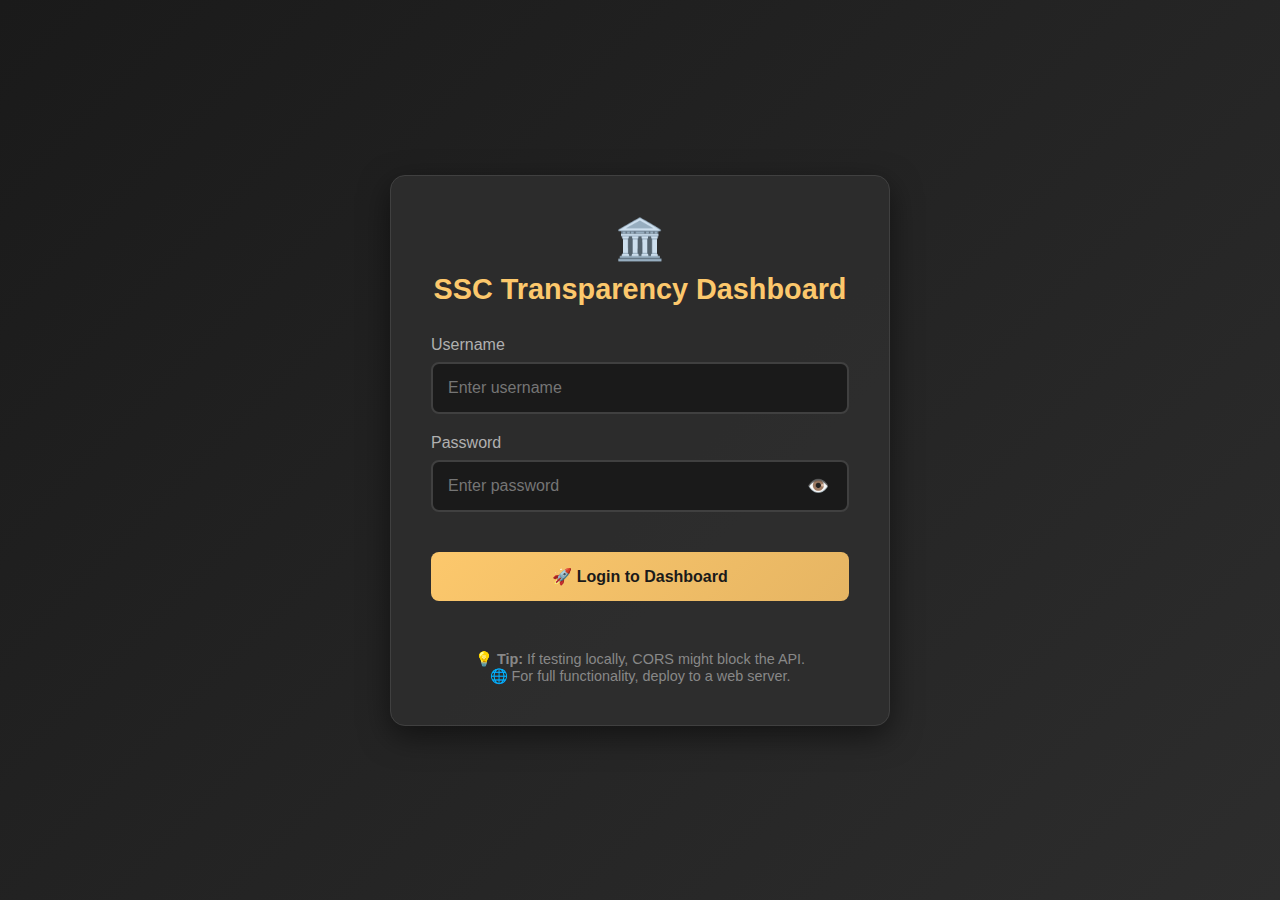
<file: index.html>
<!DOCTYPE html>
<html lang="en">
<head>
    <meta charset="UTF-8">
    <meta name="viewport" content="width=device-width, initial-scale=1.0">
    <title>SSC Transparency Dashboard</title>
    <style>
        * {
            margin: 0;
            padding: 0;
            box-sizing: border-box;
        }
        
        body {
            font-family: 'Segoe UI', Tahoma, Geneva, Verdana, sans-serif;
            background: linear-gradient(135deg, #1a1a1a 0%, #2d2d2d 100%);
            color: #e0e0e0;
            min-height: 100vh;
            display: flex;
            align-items: center;
            justify-content: center;
        }
        
        .container {
            background: rgba(45, 45, 45, 0.95);
            padding: 40px;
            border-radius: 15px;
            box-shadow: 0 10px 30px rgba(0, 0, 0, 0.5);
            max-width: 500px;
            width: 90%;
            text-align: center;
            border: 1px solid #404040;
        }
        
        .logo {
            font-size: 2.5em;
            margin-bottom: 10px;
            color: #FCC86C;
        }
        
        h1 {
            color: #FCC86C;
            margin-bottom: 30px;
            font-size: 1.8em;
        }
        
        .form-group {
            margin: 20px 0;
            text-align: left;
        }
        
        label {
            display: block;
            margin-bottom: 8px;
            color: #b0b0b0;
            font-weight: 500;
        }
        
        .input-container {
            position: relative;
        }
        
        input {
            width: 100%;
            padding: 15px;
            background: #1a1a1a;
            border: 2px solid #404040;
            color: #e0e0e0;
            border-radius: 8px;
            font-size: 16px;
            transition: all 0.3s ease;
        }
        
        input:focus {
            outline: none;
            border-color: #FCC86C;
            box-shadow: 0 0 10px rgba(252, 200, 108, 0.3);
        }
        
        .toggle-password {
            position: absolute;
            right: 15px;
            top: 50%;
            transform: translateY(-50%);
            background: none;
            border: none;
            color: #b0b0b0;
            cursor: pointer;
            font-size: 18px;
            padding: 5px;
        }
        
        .toggle-password:hover {
            color: #FCC86C;
        }
        
        .btn {
            width: 100%;
            padding: 15px;
            background: linear-gradient(135deg, #FCC86C 0%, #e6b563 100%);
            color: #1a1a1a;
            border: none;
            border-radius: 8px;
            font-size: 16px;
            font-weight: bold;
            cursor: pointer;
            transition: all 0.3s ease;
            margin: 20px 0;
        }
        
        .btn:hover {
            transform: translateY(-2px);
            box-shadow: 0 5px 15px rgba(252, 200, 108, 0.4);
        }
        
        .btn:disabled {
            background: #666;
            cursor: not-allowed;
            transform: none;
            box-shadow: none;
        }
        
        .result {
            background: #2d2d2d;
            padding: 20px;
            border-radius: 8px;
            margin: 20px 0;
            border-left: 4px solid #FCC86C;
            text-align: left;
        }
        
        .success {
            border-left-color: #4CAF50;
            background: rgba(76, 175, 80, 0.1);
        }
        
        .error {
            border-left-color: #f44336;
            background: rgba(244, 67, 54, 0.1);
        }
        
        .credentials-hint {
            background: rgba(252, 200, 108, 0.1);
            padding: 15px;
            border-radius: 8px;
            margin: 20px 0;
            border: 1px solid #FCC86C;
        }
        
        .spinner {
            border: 3px solid #404040;
            border-top: 3px solid #FCC86C;
            border-radius: 50%;
            width: 20px;
            height: 20px;
            animation: spin 1s linear infinite;
            display: inline-block;
            margin-right: 10px;
        }
        
        @keyframes spin {
            0% { transform: rotate(0deg); }
            100% { transform: rotate(360deg); }
        }
        
        .dashboard-links {
            margin-top: 30px;
        }
        
        .dashboard-btn {
            display: inline-block;
            padding: 12px 20px;
            background: rgba(252, 200, 108, 0.2);
            color: #FCC86C;
            text-decoration: none;
            border-radius: 8px;
            margin: 5px;
            border: 1px solid #FCC86C;
            transition: all 0.3s ease;
        }
        
        .dashboard-btn:hover {
            background: #FCC86C;
            color: #1a1a1a;
        }
    </style>
</head>
<body>
    <div class="container">
        <div class="logo">🏛️</div>
        <h1>SSC Transparency Dashboard</h1>
        

        
        <form id="loginForm">
            <div class="form-group">
                <label for="username">Username</label>
                <input type="text" id="username" placeholder="Enter username">
            </div>
            
            <div class="form-group">
                <label for="password">Password</label>
                <div class="input-container">
                    <input type="password" id="password" placeholder="Enter password">
                    <button type="button" class="toggle-password" onclick="togglePassword()">👁️</button>
                </div>
            </div>
            
            <button type="submit" class="btn" id="loginBtn">
                🚀 Login to Dashboard
            </button>
        </form>
        
        <div id="result" style="display: none;"></div>
        
        <div class="dashboard-links" id="dashboardLinks" style="display: none;">
            <h3>📱 Access Your Dashboard:</h3>
            <a href="admin/dashboard.html" class="dashboard-btn">👑 Admin Dashboard</a>
            <a href="treasurer/dashboard.html" class="dashboard-btn">💰 Treasurer Dashboard</a>
        </div>
        
        <div style="margin-top: 30px; font-size: 0.9em; color: #888;">
            <p>💡 <strong>Tip:</strong> If testing locally, CORS might block the API.</p>
            <p>🌐 For full functionality, deploy to a web server.</p>
        </div>
    </div>

    <script>
        const API_URL = 'https://script.google.com/macros/s/AKfycbxV3HkBA2mNkrWLL3tHviMJGwzIzucZXqoh6xZa9iYR9ToUFIkuDFKGwBkqgJ0kqXGp/exec';
        
        function togglePassword() {
            const passwordInput = document.getElementById('password');
            const toggleBtn = document.querySelector('.toggle-password');
            
            if (passwordInput.type === 'password') {
                passwordInput.type = 'text';
                toggleBtn.textContent = '🙈';
            } else {
                passwordInput.type = 'password';
                toggleBtn.textContent = '👁️';
            }
        }
        
        document.getElementById('loginForm').addEventListener('submit', async (e) => {
            e.preventDefault();
            await performLogin();
        });
        
        async function performLogin() {
            const username = document.getElementById('username').value;
            const password = document.getElementById('password').value;
            const resultDiv = document.getElementById('result');
            const loginBtn = document.getElementById('loginBtn');
            const dashboardLinks = document.getElementById('dashboardLinks');
            
            if (!username || !password) {
                showResult('error', '❌ Please enter both username and password');
                return;
            }
            
            loginBtn.disabled = true;
            loginBtn.innerHTML = '<span class="spinner"></span>Logging in...';
            resultDiv.style.display = 'block';
            resultDiv.innerHTML = '⏳ Connecting to server...';
            
            try {
                console.log('🔧 DEBUG: Starting login request...', { username, API_URL });
                
                const response = await fetch(API_URL, {
                    method: 'POST',
                    headers: {
                        'Content-Type': 'application/json',
                    },
                    body: JSON.stringify({
                        action: 'login',
                        username: username,
                        password: password
                    })
                });
                
                console.log('🔧 DEBUG: Response received:', response.status, response.statusText);
                
                if (!response.ok) {
                    throw new Error(`HTTP ${response.status}: ${response.statusText}`);
                }
                
                const result = await response.json();
                console.log('🔧 DEBUG: API Result:', result);
                
                if (result.status === 'ok') {
                    // Store session
                    localStorage.setItem('ssc_session', JSON.stringify({
                        token: result.data.token,
                        role: result.data.role,
                        name: result.data.name,
                        username: result.data.username,
                        department: result.data.department
                    }));
                    
                    showResult('success', `
                        <h3>✅ LOGIN SUCCESSFUL!</h3>
                        <p><strong>Welcome:</strong> ${result.data.name}</p>
                        <p><strong>Role:</strong> ${result.data.role}</p>
                        <p><strong>Department:</strong> ${result.data.department}</p>
                        <p><strong>Session:</strong> Active 🟢</p>
                    `);
                    
                    dashboardLinks.style.display = 'block';
                    
                    // Auto-redirect based on role after 2 seconds
                    setTimeout(() => {
                        if (result.data.role === 'Admin') {
                            window.location.href = 'admin/dashboard.html';
                        } else if (result.data.role === 'Treasurer') {
                            window.location.href = 'treasurer/dashboard.html';
                        }
                    }, 2000);
                    
                } else {
                    showResult('error', `❌ ${result.message || 'Login failed'}`);
                }
                
            } catch (error) {
                console.error('🔧 DEBUG: Login error details:', error);
                console.error('🔧 DEBUG: Error name:', error.name);
                console.error('🔧 DEBUG: Error message:', error.message);
                
                if (error.name === 'TypeError' && error.message.includes('fetch')) {
                    showResult('error', `
                        <h3>🌐 Network Error</h3>
                        <p>Cannot connect to server. This might be:</p>
                        <ul>
                            <li>CORS restriction (normal for localhost)</li>
                            <li>Internet connection issue</li>
                            <li>Server temporarily unavailable</li>
                        </ul>
                        <p><strong>Try:</strong> Deploy to Netlify or GitHub Pages for full functionality.</p>
                    `);
                } else {
                    showResult('error', `❌ ${error.message}`);
                }
            } finally {
                loginBtn.disabled = false;
                loginBtn.innerHTML = '🚀 Login to Dashboard';
            }
        }
        
        function showResult(type, message) {
            const resultDiv = document.getElementById('result');
            resultDiv.className = `result ${type}`;
            resultDiv.innerHTML = message;
            resultDiv.style.display = 'block';
        }
        
        // Check if already logged in
        window.addEventListener('load', () => {
            const session = localStorage.getItem('ssc_session');
            if (session) {
                try {
                    const sessionData = JSON.parse(session);
                    showResult('success', `
                        <h3>🔄 Session Found</h3>
                        <p>Welcome back, ${sessionData.name}!</p>
                        <p>Role: ${sessionData.role}</p>
                    `);
                    document.getElementById('dashboardLinks').style.display = 'block';
                } catch (e) {
                    localStorage.removeItem('ssc_session');
                }
            }
        });
    </script>
</body>
</html>
</file>
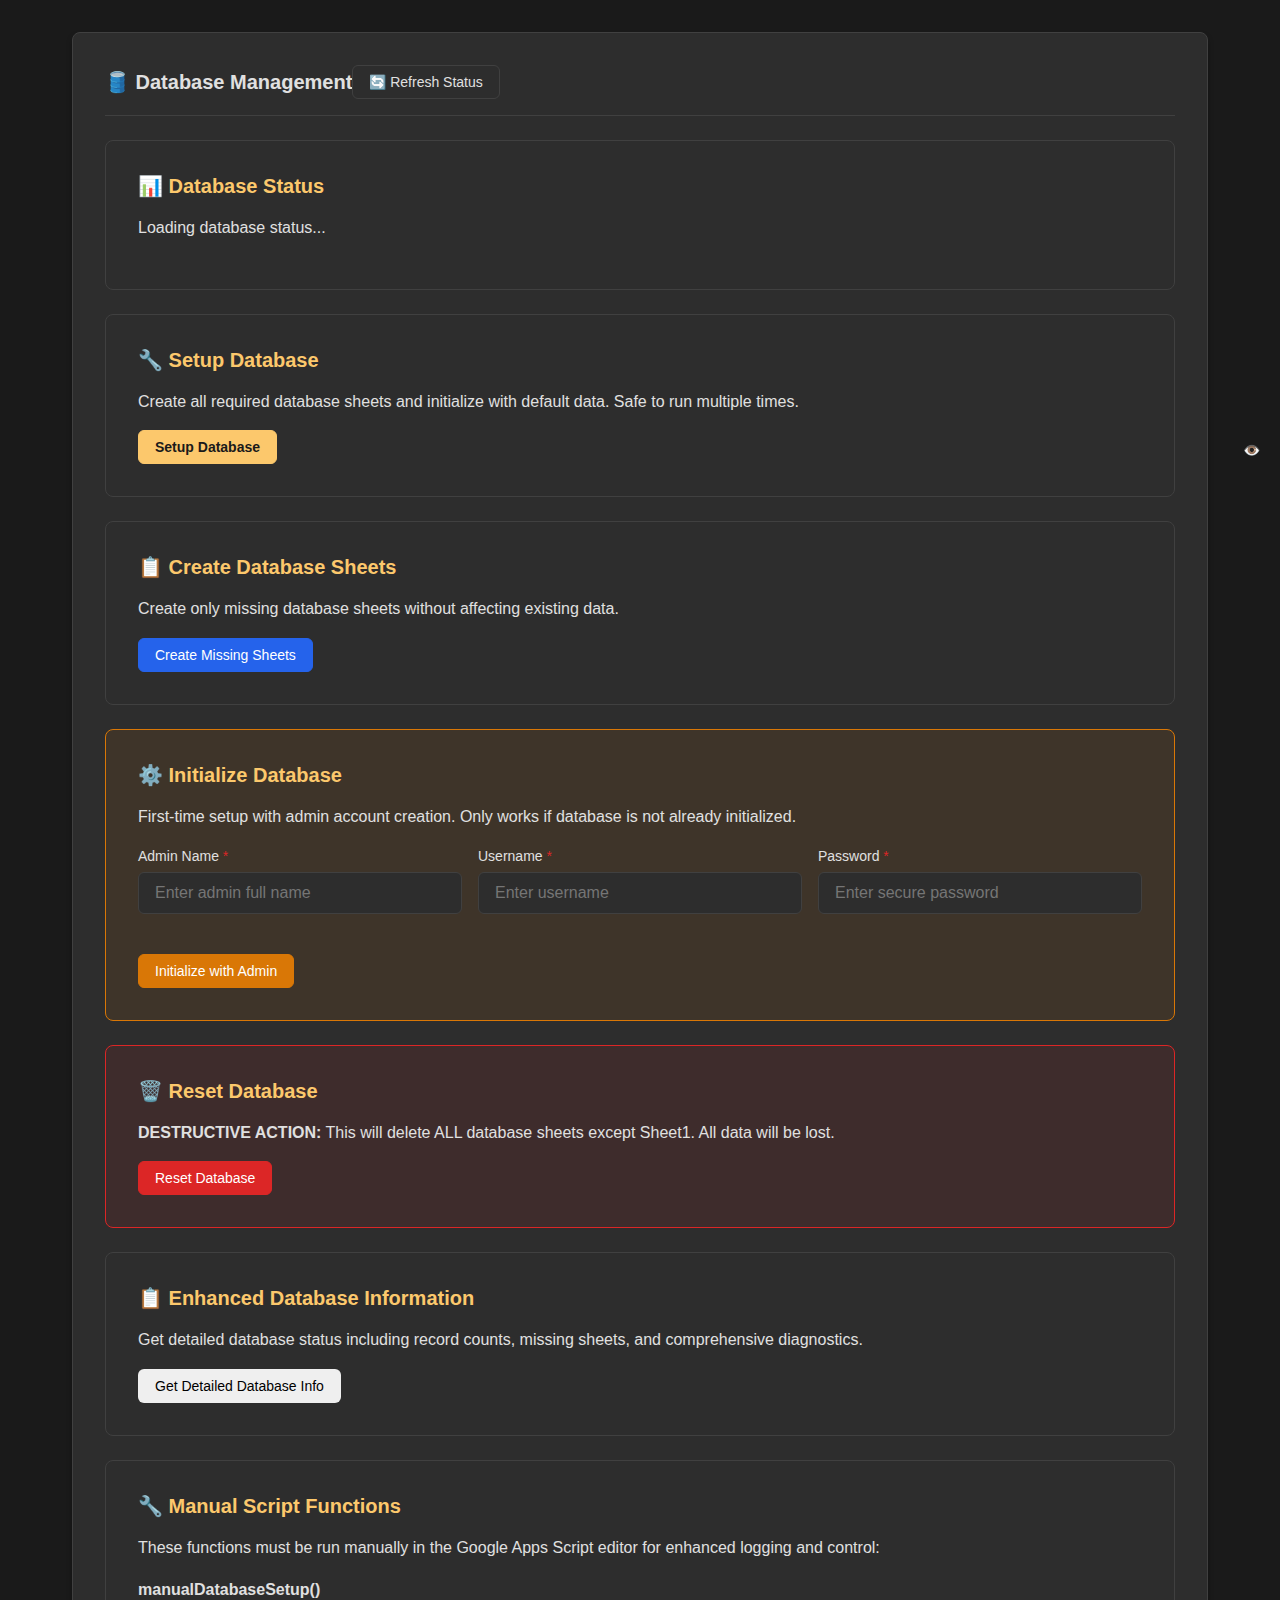
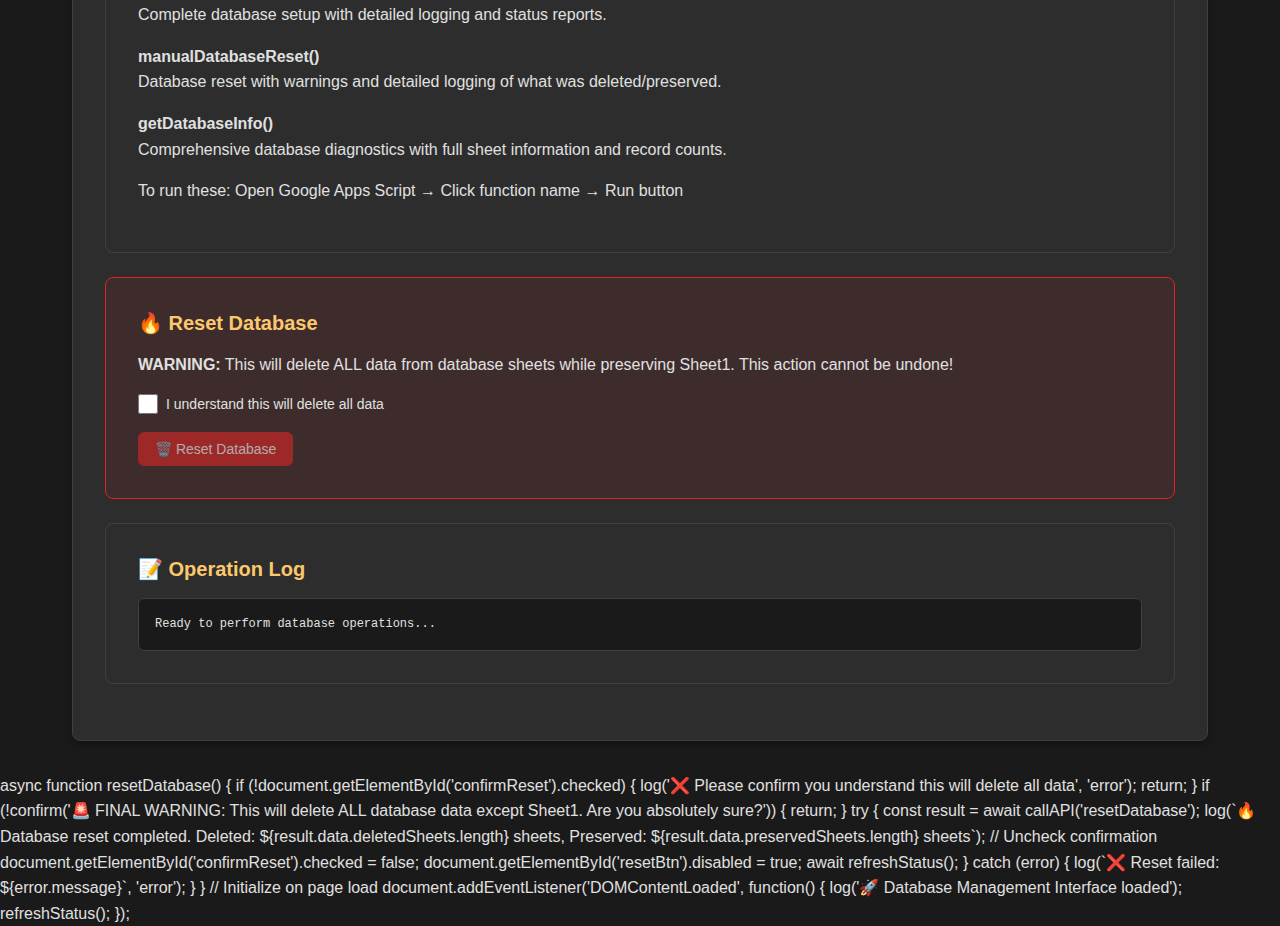
<file: database-management.html>
<!DOCTYPE html>
<html lang="en">
<head>
    <meta charset="UTF-8">
    <meta name="viewport" content="width=device-width, initial-scale=1.0">
    <title>Database Management - SSC Transparency Dashboard</title>
    <link rel="stylesheet" href="css/main.css">
    <link rel="stylesheet" href="css/components.css">
    <style>
        .db-management {
            max-width: 1200px;
            margin: 0 auto;
            padding: var(--spacing-xl);
        }
        
        .action-card {
            background: var(--card-bg);
            border: 1px solid var(--border-color);
            border-radius: var(--border-radius-lg);
            padding: var(--spacing-xl);
            margin-bottom: var(--spacing-lg);
        }
        
        .action-card h3 {
            color: var(--accent-orange);
            margin-bottom: var(--spacing-md);
        }
        
        .action-card.warning {
            border-color: var(--warning-color);
            background: rgba(217, 119, 6, 0.1);
        }
        
        .action-card.danger {
            border-color: var(--error-color);
            background: rgba(220, 38, 38, 0.1);
        }
        
        .status-indicator {
            display: inline-block;
            width: 12px;
            height: 12px;
            border-radius: 50%;
            margin-right: var(--spacing-xs);
        }
        
        .status-online { background-color: var(--success-color); }
        .status-offline { background-color: var(--error-color); }
        .status-warning { background-color: var(--warning-color); }
        
        .sheet-list {
            display: grid;
            grid-template-columns: repeat(auto-fit, minmax(200px, 1fr));
            gap: var(--spacing-sm);
            margin-top: var(--spacing-md);
        }
        
        .sheet-item {
            background: var(--header-alt-bg);
            padding: var(--spacing-sm);
            border-radius: var(--border-radius-md);
            border: 1px solid var(--border-color);
        }
        
        .sheet-name {
            font-weight: 600;
            color: var(--text-color);
        }
        
        .sheet-stats {
            font-size: var(--font-size-xs);
            color: var(--text-muted);
        }
        
        .log-output {
            background: var(--bg-color);
            border: 1px solid var(--border-color);
            border-radius: var(--border-radius-md);
            padding: var(--spacing-md);
            font-family: 'Courier New', monospace;
            font-size: var(--font-size-xs);
            max-height: 300px;
            overflow-y: auto;
            white-space: pre-wrap;
            color: var(--text-color);
        }
    </style>
</head>
<body>
    <div class="db-management">
        <div class="page-section">
            <div class="section-header">
                <h1 class="section-title">🛢️ Database Management</h1>
                <button class="btn btn-secondary" onclick="refreshStatus()">🔄 Refresh Status</button>
            </div>
            
            <!-- Database Status -->
            <div class="action-card">
                <h3>📊 Database Status</h3>
                <div id="databaseStatus">
                    <p>Loading database status...</p>
                </div>
                
                <div id="sheetsInfo" style="display: none;">
                    <h4>Available Sheets:</h4>
                    <div id="sheetsList" class="sheet-list"></div>
                </div>
            </div>
            
            <!-- Setup Database -->
            <div class="action-card">
                <h3>🔧 Setup Database</h3>
                <p>Create all required database sheets and initialize with default data. Safe to run multiple times.</p>
                <button class="btn btn-accent" onclick="setupDatabase()">Setup Database</button>
            </div>
            
            <!-- Create Missing Sheets -->
            <div class="action-card">
                <h3>📋 Create Database Sheets</h3>
                <p>Create only missing database sheets without affecting existing data.</p>
                <button class="btn btn-primary" onclick="createSheets()">Create Missing Sheets</button>
            </div>
            
            <!-- Initialize with Admin -->
            <div class="action-card warning">
                <h3>⚙️ Initialize Database</h3>
                <p>First-time setup with admin account creation. Only works if database is not already initialized.</p>
                
                <div style="display: grid; grid-template-columns: repeat(auto-fit, minmax(250px, 1fr)); gap: var(--spacing-md); margin: var(--spacing-md) 0;">
                    <div class="form-group">
                        <label class="form-label required">Admin Name</label>
                        <input type="text" id="adminName" class="form-control" placeholder="Enter admin full name">
                    </div>
                    <div class="form-group">
                        <label class="form-label required">Username</label>
                        <input type="text" id="adminUsername" class="form-control" placeholder="Enter username">
                    </div>
                    <div class="form-group">
                        <label class="form-label required">Password</label>
                        <div class="form-group-icon">
                            <input type="password" id="adminPassword" class="form-control" placeholder="Enter secure password">
                            <button type="button" class="password-toggle" onclick="togglePassword('adminPassword')">👁️</button>
                        </div>
                    </div>
                </div>
                
                <button class="btn btn-warning" onclick="initializeDatabase()">Initialize with Admin</button>
            </div>
            
            <!-- Reset Database -->
            <div class="action-card danger">
                <h3>🗑️ Reset Database</h3>
                <p><strong>DESTRUCTIVE ACTION:</strong> This will delete ALL database sheets except Sheet1. All data will be lost.</p>
                <button class="btn btn-danger" onclick="resetDatabase()">Reset Database</button>
            </div>
            
            <!-- Enhanced Database Information -->
            <div class="action-card">
                <h3>📋 Enhanced Database Information</h3>
                <p>Get detailed database status including record counts, missing sheets, and comprehensive diagnostics.</p>
                <button class="btn btn-info" onclick="getEnhancedDatabaseInfo()">Get Detailed Database Info</button>
            </div>
            
            <!-- Manual Functions -->
            <div class="action-card">
                <h3>🔧 Manual Script Functions</h3>
                <p>These functions must be run manually in the Google Apps Script editor for enhanced logging and control:</p>
                <div class="manual-functions">
                    <div class="manual-function">
                        <strong>manualDatabaseSetup()</strong>
                        <p>Complete database setup with detailed logging and status reports.</p>
                    </div>
                    <div class="manual-function">
                        <strong>manualDatabaseReset()</strong>
                        <p>Database reset with warnings and detailed logging of what was deleted/preserved.</p>
                    </div>
                    <div class="manual-function">
                        <strong>getDatabaseInfo()</strong>
                        <p>Comprehensive database diagnostics with full sheet information and record counts.</p>
                    </div>
                </div>
                <p class="manual-note">To run these: Open Google Apps Script → Click function name → Run button</p>
            </div>
            <div class="action-card danger">
                <h3>🔥 Reset Database</h3>
                <p><strong>WARNING:</strong> This will delete ALL data from database sheets while preserving Sheet1. This action cannot be undone!</p>
                <div style="margin: var(--spacing-md) 0;">
                    <label class="form-check">
                        <input type="checkbox" id="confirmReset" class="form-check-input">
                        <span class="form-check-label">I understand this will delete all data</span>
                    </label>
                </div>
                <button class="btn btn-danger" onclick="resetDatabase()" disabled id="resetBtn">🗑️ Reset Database</button>
            </div>
            
            <!-- Operation Log -->
            <div class="action-card">
                <h3>📝 Operation Log</h3>
                <div id="operationLog" class="log-output">Ready to perform database operations...</div>
            </div>
        </div>
    </div>

    <script>
        // Password toggle functionality
        function togglePassword(fieldId) {
            const field = document.getElementById(fieldId);
            const toggle = field.parentElement.querySelector('.password-toggle');
            
            if (field.type === 'password') {
                field.type = 'text';
                toggle.textContent = '🙈';
            } else {
                field.type = 'password';
                toggle.textContent = '👁️';
            }
        }
        
        // Reset confirmation
        document.getElementById('confirmReset').addEventListener('change', function() {
            document.getElementById('resetBtn').disabled = !this.checked;
        });
        
        // API Base URL - Update this with your Google Apps Script URL
        const API_BASE_URL = 'https://script.google.com/macros/s/AKfycbxV3HkBA2mNkrWLL3tHviMJGwzIzucZXqoh6xZa9iYR9ToUFIkuDFKGwBkqgJ0kqXGp/exec';
        
        // Logging function
        function log(message, type = 'info') {
            const logElement = document.getElementById('operationLog');
            const timestamp = new Date().toLocaleTimeString();
            const logEntry = `[${timestamp}] ${message}\n`;
            logElement.textContent += logEntry;
            logElement.scrollTop = logElement.scrollHeight;
            
            console.log(`DB Management ${type.toUpperCase()}: ${message}`);
        }
        
        // API call function
        async function callAPI(action, data = {}) {
            try {
                log(`🔄 Calling API: ${action}`);
                
                const response = await fetch(API_BASE_URL, {
                    method: 'POST',
                    headers: {
                        'Content-Type': 'application/json',
                    },
                    body: JSON.stringify({
                        action: action,
                        ...data
                    })
                });
                
                if (!response.ok) {
                    throw new Error(`HTTP ${response.status}: ${response.statusText}`);
                }
                
                const result = await response.json();
                
                if (result.status === 'ok') {
                    log(`✅ ${action} completed successfully`);
                    return result;
                } else {
                    throw new Error(result.message || 'Unknown error');
                }
                
            } catch (error) {
                log(`❌ ${action} failed: ${error.message}`, 'error');
                throw error;
            }
        }
        
        // Refresh database status
        async function refreshStatus() {
            try {
                log('🔍 Checking database status...');
                const result = await callAPI('checkDatabaseInit');
                
                const statusElement = document.getElementById('databaseStatus');
                const sheetsInfo = document.getElementById('sheetsInfo');
                
                if (result.status === 'ok') {
                    statusElement.innerHTML = `
                        <p><span class="status-indicator status-online"></span>Database is properly initialized</p>
                        <p><strong>Sheets:</strong> ${result.data.sheets.length} sheets found</p>
                        <p><strong>Last checked:</strong> ${new Date().toLocaleString()}</p>
                    `;
                    
                    // Show sheets info
                    displaySheets(result.data.sheets);
                    sheetsInfo.style.display = 'block';
                    
                } else {
                    statusElement.innerHTML = `
                        <p><span class="status-indicator status-offline"></span>Database not initialized</p>
                        <p><strong>Issue:</strong> ${result.message}</p>
                        <p><strong>Action needed:</strong> Run database setup or initialization</p>
                    `;
                    sheetsInfo.style.display = 'none';
                }
                
            } catch (error) {
                document.getElementById('databaseStatus').innerHTML = `
                    <p><span class="status-indicator status-warning"></span>Unable to check database status</p>
                    <p><strong>Error:</strong> ${error.message}</p>
                `;
            }
        }
        
        // Display sheets information
        function displaySheets(sheets) {
            const sheetsList = document.getElementById('sheetsList');
            sheetsList.innerHTML = sheets.map(sheet => `
                <div class="sheet-item">
                    <div class="sheet-name">${sheet}</div>
                </div>
            `).join('');
        }
        
        // Setup database
        async function setupDatabase() {
            try {
                const result = await callAPI('setupDatabase');
                log(`✅ Database setup completed. Sheets: ${result.data.sheets.join(', ')}`);
                await refreshStatus();
            } catch (error) {
                log(`❌ Setup failed: ${error.message}`, 'error');
            }
        }
        
        // Create database sheets
        async function createSheets() {
            try {
                const result = await callAPI('createDatabaseSheets');
                log(`✅ Sheets creation completed. Created: ${result.data.createdSheets.length}, Skipped: ${result.data.skippedSheets.length}`);
                await refreshStatus();
            } catch (error) {
                log(`❌ Create sheets failed: ${error.message}`, 'error');
            }
        }
        
        // Initialize database
        async function initializeDatabase() {
            const adminName = document.getElementById('adminName').value.trim();
            const adminUsername = document.getElementById('adminUsername').value.trim();
            const adminPassword = document.getElementById('adminPassword').value;
            
            if (!adminName || !adminUsername || !adminPassword) {
                log('❌ Please fill in all admin fields', 'error');
                return;
            }
            
            if (adminPassword.length < 8) {
                log('❌ Password must be at least 8 characters long', 'error');
                return;
            }
            
            try {
                const result = await callAPI('initializeDatabase', {
                    adminName: adminName,
                    adminUsername: adminUsername,
                    adminPassword: adminPassword
                });
                
                log(`✅ Database initialized with admin user: ${adminUsername}`);
                log(`🔑 Admin ID: ${result.data.adminUserId}`);
                
                // Clear form
                document.getElementById('adminName').value = '';
                document.getElementById('adminUsername').value = '';
                document.getElementById('adminPassword').value = '';
                
                await refreshStatus();
                
            } catch (error) {
                log(`❌ Initialize failed: ${error.message}`, 'error');
            }
        }
        
        // Reset database
        async function resetDatabase() {
            if (!confirm('⚠️ WARNING: This will DELETE ALL database sheets except Sheet1. All data will be lost. Are you sure?')) {
                return;
            }
            
            if (!confirm('⚠️ FINAL CONFIRMATION: This action cannot be undone. Type YES to confirm.')) {
                return;
            }
            
            try {
                const result = await callAPI('resetDatabase');
                log(`✅ Database reset completed`);
                log(`🗑️ Deleted sheets: ${result.data.deletedSheets.join(', ')}`);
                log(`🛡️ Preserved sheets: ${result.data.preservedSheets.join(', ')}`);
                await refreshStatus();
            } catch (error) {
                log(`❌ Reset failed: ${error.message}`, 'error');
            }
        }
        
        // Get enhanced database information
        async function getEnhancedDatabaseInfo() {
            try {
                const result = await callAPI('getDatabaseStatus');
                const data = result.data;
                
                log('📋 === ENHANCED DATABASE INFORMATION ===');
                log(`🏢 Spreadsheet: ${data.spreadsheetName} (ID: ${data.spreadsheetId})`);
                log(`🔗 URL: ${data.spreadsheetUrl}`);
                log(`⚙️ Initialized: ${data.initialized ? '✅ Yes' : '❌ No'}`);
                
                if (data.initDate) {
                    log(`📅 Init Date: ${new Date(data.initDate).toLocaleString()}`);
                    log(`👤 Init Admin: ${data.initAdmin}`);
                }
                
                log(`📊 Total Sheets: ${data.totalSheets}`);
                
                if (data.missingSheets.length > 0) {
                    log(`⚠️ Missing Required Sheets: ${data.missingSheets.join(', ')}`);
                }
                
                log('📋 Sheet Details:');
                data.sheets.forEach(sheet => {
                    const hidden = sheet.isHidden ? ' [HIDDEN]' : '';
                    log(`  • ${sheet.name}: ${sheet.rowCount} rows, ${sheet.columnCount} cols${hidden}`);
                });
                
                log('📊 Record Counts:');
                log(`  • Students: ${data.recordCounts.students}`);
                log(`  • Payments: ${data.recordCounts.payments}`);
                log(`  • Treasurers: ${data.recordCounts.treasurers}`);
                
                log(`🕒 Last Checked: ${new Date(data.lastChecked).toLocaleString()}`);
                log('📋 === END DATABASE INFORMATION ===');
                
            } catch (error) {
                log(`❌ Failed to get enhanced info: ${error.message}`, 'error');
            }
        }
        
        // Password toggle function
        function togglePassword(fieldId) {
            const field = document.getElementById(fieldId);
            const button = field.nextElementSibling;
            
            if (field.type === 'password') {
                field.type = 'text';
                button.textContent = '🙈';
            } else {
                field.type = 'password';
                button.textContent = '👁️';
            }
        }
    </script>
</body>
</html>
        async function resetDatabase() {
            if (!document.getElementById('confirmReset').checked) {
                log('❌ Please confirm you understand this will delete all data', 'error');
                return;
            }
            
            if (!confirm('🚨 FINAL WARNING: This will delete ALL database data except Sheet1. Are you absolutely sure?')) {
                return;
            }
            
            try {
                const result = await callAPI('resetDatabase');
                log(`🔥 Database reset completed. Deleted: ${result.data.deletedSheets.length} sheets, Preserved: ${result.data.preservedSheets.length} sheets`);
                
                // Uncheck confirmation
                document.getElementById('confirmReset').checked = false;
                document.getElementById('resetBtn').disabled = true;
                
                await refreshStatus();
                
            } catch (error) {
                log(`❌ Reset failed: ${error.message}`, 'error');
            }
        }
        
        // Initialize on page load
        document.addEventListener('DOMContentLoaded', function() {
            log('🚀 Database Management Interface loaded');
            refreshStatus();
        });
    </script>
</body>
</html>
</file>
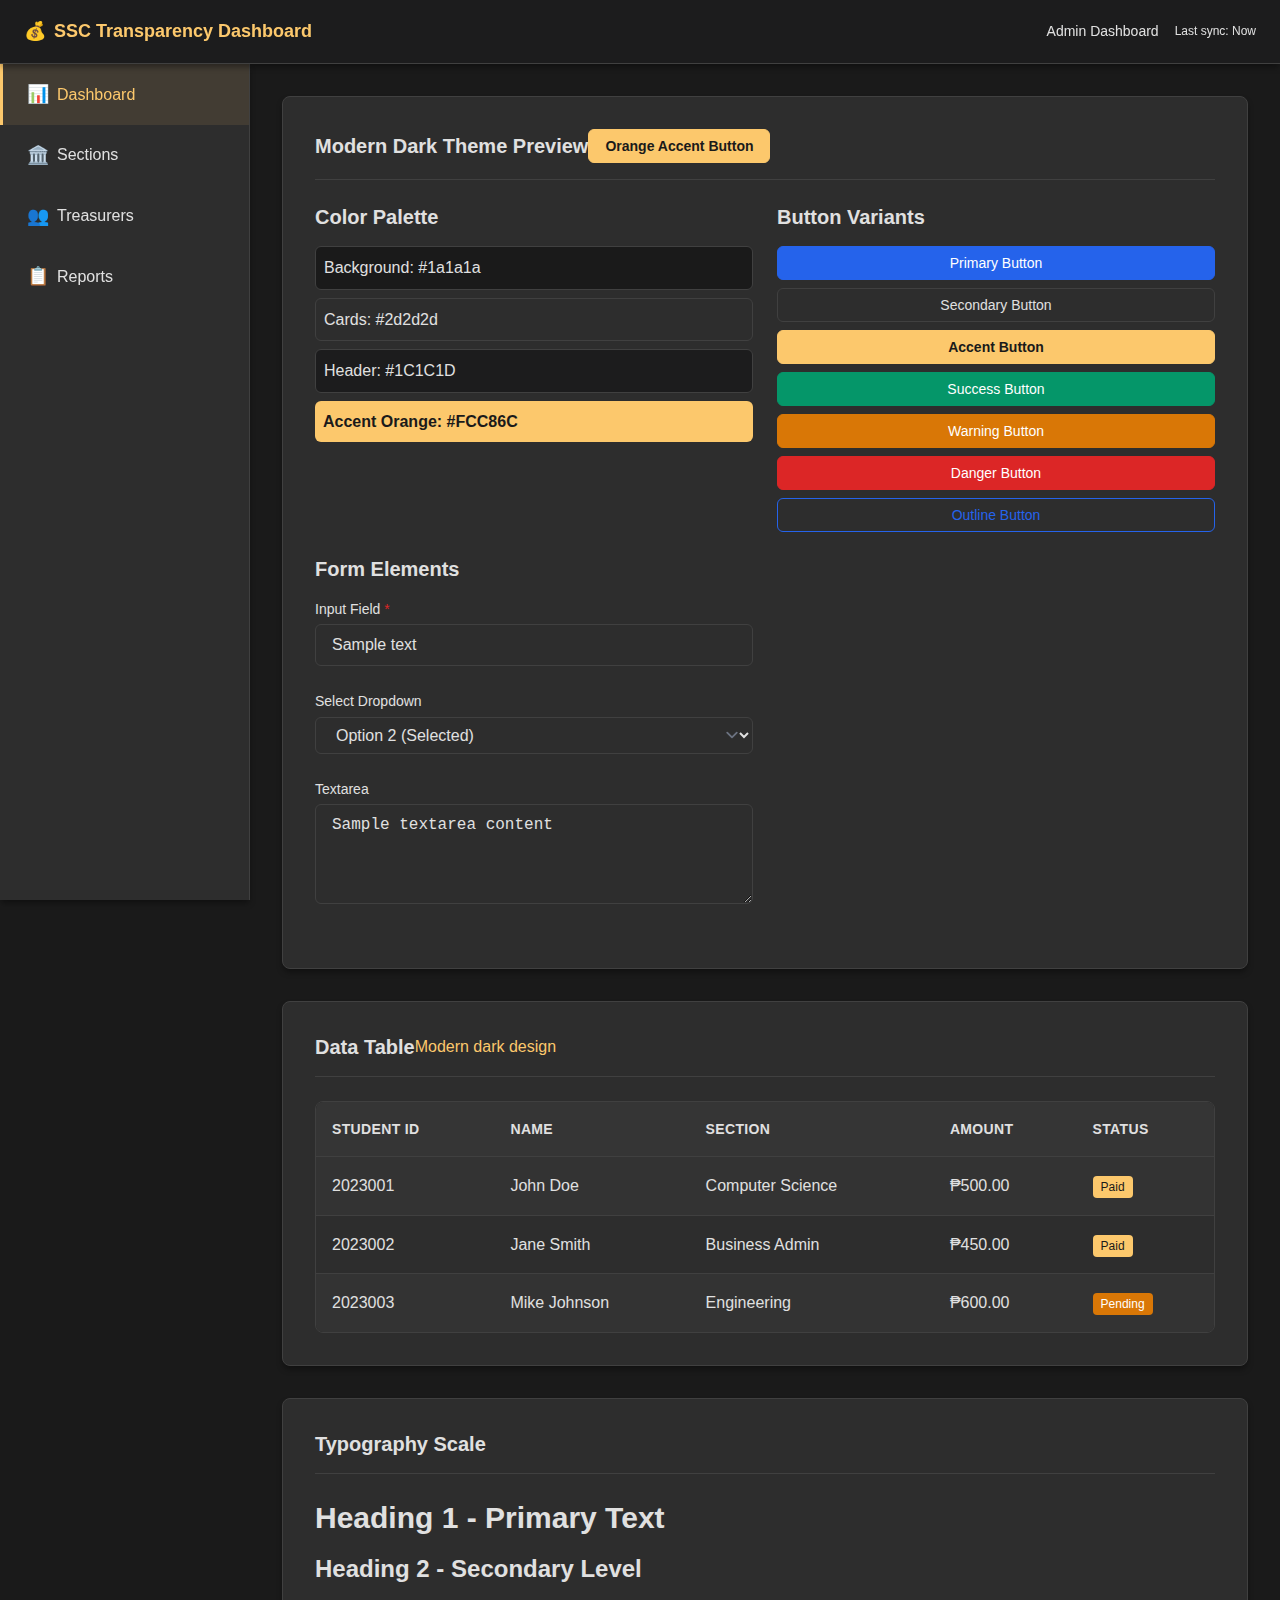
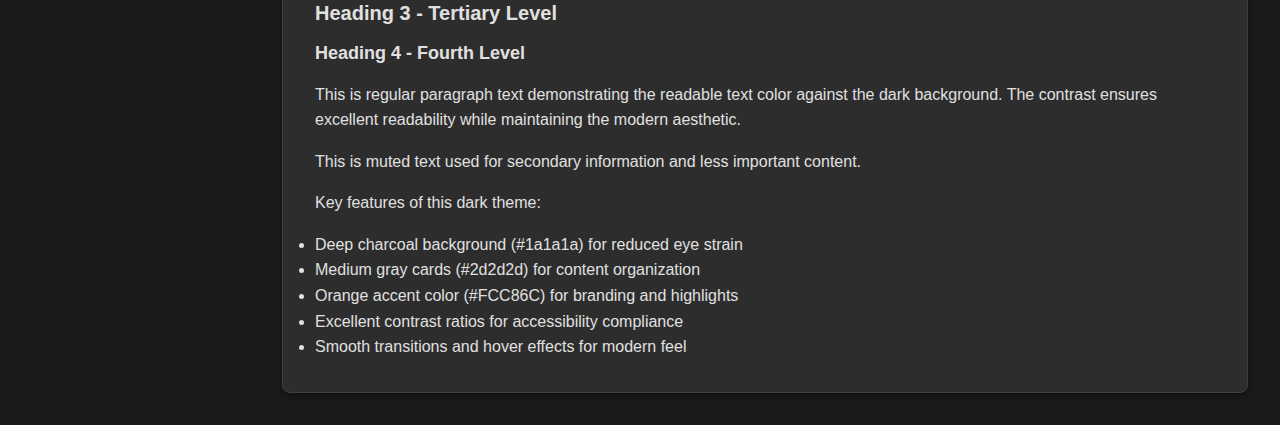
<file: theme-preview.html>
<!DOCTYPE html>
<html lang="en">
<head>
    <meta charset="UTF-8">
    <meta name="viewport" content="width=device-width, initial-scale=1.0">
    <title>SSC Transparency Dashboard - Dark Theme Preview</title>
    <link rel="stylesheet" href="css/main.css">
    <link rel="stylesheet" href="css/components.css">
</head>
<body>
    <div class="app-container">
        <!-- Header -->
        <header class="top-bar">
            <div class="logo-title">
                <span class="accent-text">💰</span>
                <span class="logo-accent">SSC Transparency Dashboard</span>
            </div>
            <div class="user-info">
                <span>Admin Dashboard</span>
                <span class="last-sync">Last sync: Now</span>
            </div>
        </header>

        <div class="main-content">
            <!-- Sidebar -->
            <nav class="sidebar">
                <div class="nav-list">
                    <div class="nav-item">
                        <a href="#" class="nav-link active">
                            <span class="nav-icon">📊</span>
                            Dashboard
                        </a>
                    </div>
                    <div class="nav-item">
                        <a href="#" class="nav-link">
                            <span class="nav-icon">🏛️</span>
                            Sections
                        </a>
                    </div>
                    <div class="nav-item">
                        <a href="#" class="nav-link">
                            <span class="nav-icon">👥</span>
                            Treasurers
                        </a>
                    </div>
                    <div class="nav-item">
                        <a href="#" class="nav-link">
                            <span class="nav-icon">📋</span>
                            Reports
                        </a>
                    </div>
                </div>
            </nav>

            <!-- Content Area -->
            <main class="content-area">
                <!-- Theme Preview Section -->
                <section class="page-section">
                    <div class="section-header">
                        <h2 class="section-title">Modern Dark Theme Preview</h2>
                        <button class="btn btn-accent">Orange Accent Button</button>
                    </div>

                    <div style="display: grid; grid-template-columns: repeat(auto-fit, minmax(300px, 1fr)); gap: var(--spacing-lg);">
                        <!-- Color Palette -->
                        <div>
                            <h3>Color Palette</h3>
                            <div style="display: grid; gap: var(--spacing-sm);">
                                <div style="background: var(--bg-color); padding: var(--spacing-sm); border: 1px solid var(--border-color); border-radius: var(--border-radius-md);">
                                    Background: #1a1a1a
                                </div>
                                <div style="background: var(--card-bg); padding: var(--spacing-sm); border: 1px solid var(--border-color); border-radius: var(--border-radius-md);">
                                    Cards: #2d2d2d
                                </div>
                                <div style="background: var(--header-bg); padding: var(--spacing-sm); border: 1px solid var(--border-color); border-radius: var(--border-radius-md);">
                                    Header: #1C1C1D
                                </div>
                                <div style="background: var(--accent-orange); color: var(--bg-color); padding: var(--spacing-sm); border-radius: var(--border-radius-md); font-weight: 600;">
                                    Accent Orange: #FCC86C
                                </div>
                            </div>
                        </div>

                        <!-- Buttons -->
                        <div>
                            <h3>Button Variants</h3>
                            <div style="display: flex; flex-direction: column; gap: var(--spacing-sm);">
                                <button class="btn btn-primary">Primary Button</button>
                                <button class="btn btn-secondary">Secondary Button</button>
                                <button class="btn btn-accent">Accent Button</button>
                                <button class="btn btn-success">Success Button</button>
                                <button class="btn btn-warning">Warning Button</button>
                                <button class="btn btn-danger">Danger Button</button>
                                <button class="btn btn-outline">Outline Button</button>
                            </div>
                        </div>

                        <!-- Form Elements -->
                        <div>
                            <h3>Form Elements</h3>
                            <div class="form-group">
                                <label class="form-label required">Input Field</label>
                                <input type="text" class="form-control" placeholder="Type something..." value="Sample text">
                            </div>
                            <div class="form-group">
                                <label class="form-label">Select Dropdown</label>
                                <select class="form-control">
                                    <option>Option 1</option>
                                    <option selected>Option 2 (Selected)</option>
                                    <option>Option 3</option>
                                </select>
                            </div>
                            <div class="form-group">
                                <label class="form-label">Textarea</label>
                                <textarea class="form-control" rows="3" placeholder="Enter details...">Sample textarea content</textarea>
                            </div>
                        </div>
                    </div>
                </section>

                <!-- Sample Data Table -->
                <section class="page-section">
                    <div class="section-header">
                        <h2 class="section-title">Data Table</h2>
                        <span class="accent-text">Modern dark design</span>
                    </div>

                    <div class="table-container">
                        <table class="table table-striped">
                            <thead>
                                <tr>
                                    <th>Student ID</th>
                                    <th>Name</th>
                                    <th>Section</th>
                                    <th>Amount</th>
                                    <th>Status</th>
                                </tr>
                            </thead>
                            <tbody>
                                <tr>
                                    <td>2023001</td>
                                    <td>John Doe</td>
                                    <td>Computer Science</td>
                                    <td>₱500.00</td>
                                    <td><span class="status-active" style="padding: 4px 8px; border-radius: 4px; font-size: 12px;">Paid</span></td>
                                </tr>
                                <tr>
                                    <td>2023002</td>
                                    <td>Jane Smith</td>
                                    <td>Business Admin</td>
                                    <td>₱450.00</td>
                                    <td><span class="status-active" style="padding: 4px 8px; border-radius: 4px; font-size: 12px;">Paid</span></td>
                                </tr>
                                <tr>
                                    <td>2023003</td>
                                    <td>Mike Johnson</td>
                                    <td>Engineering</td>
                                    <td>₱600.00</td>
                                    <td><span style="padding: 4px 8px; border-radius: 4px; font-size: 12px; background: var(--warning-color); color: white;">Pending</span></td>
                                </tr>
                            </tbody>
                        </table>
                    </div>
                </section>

                <!-- Typography & Text -->
                <section class="page-section">
                    <div class="section-header">
                        <h2 class="section-title">Typography Scale</h2>
                    </div>
                    
                    <h1>Heading 1 - Primary Text</h1>
                    <h2>Heading 2 - Secondary Level</h2>
                    <h3>Heading 3 - Tertiary Level</h3>
                    <h4>Heading 4 - Fourth Level</h4>
                    
                    <p>This is regular paragraph text demonstrating the readable text color against the dark background. The contrast ensures excellent readability while maintaining the modern aesthetic.</p>
                    
                    <p class="text-muted" style="color: var(--text-muted);">This is muted text used for secondary information and less important content.</p>
                    
                    <p>Key features of this dark theme:</p>
                    <ul>
                        <li>Deep charcoal background (#1a1a1a) for reduced eye strain</li>
                        <li>Medium gray cards (#2d2d2d) for content organization</li>
                        <li>Orange accent color (#FCC86C) for branding and highlights</li>
                        <li>Excellent contrast ratios for accessibility compliance</li>
                        <li>Smooth transitions and hover effects for modern feel</li>
                    </ul>
                </section>
            </main>
        </div>
    </div>
</body>
</html>
</file>
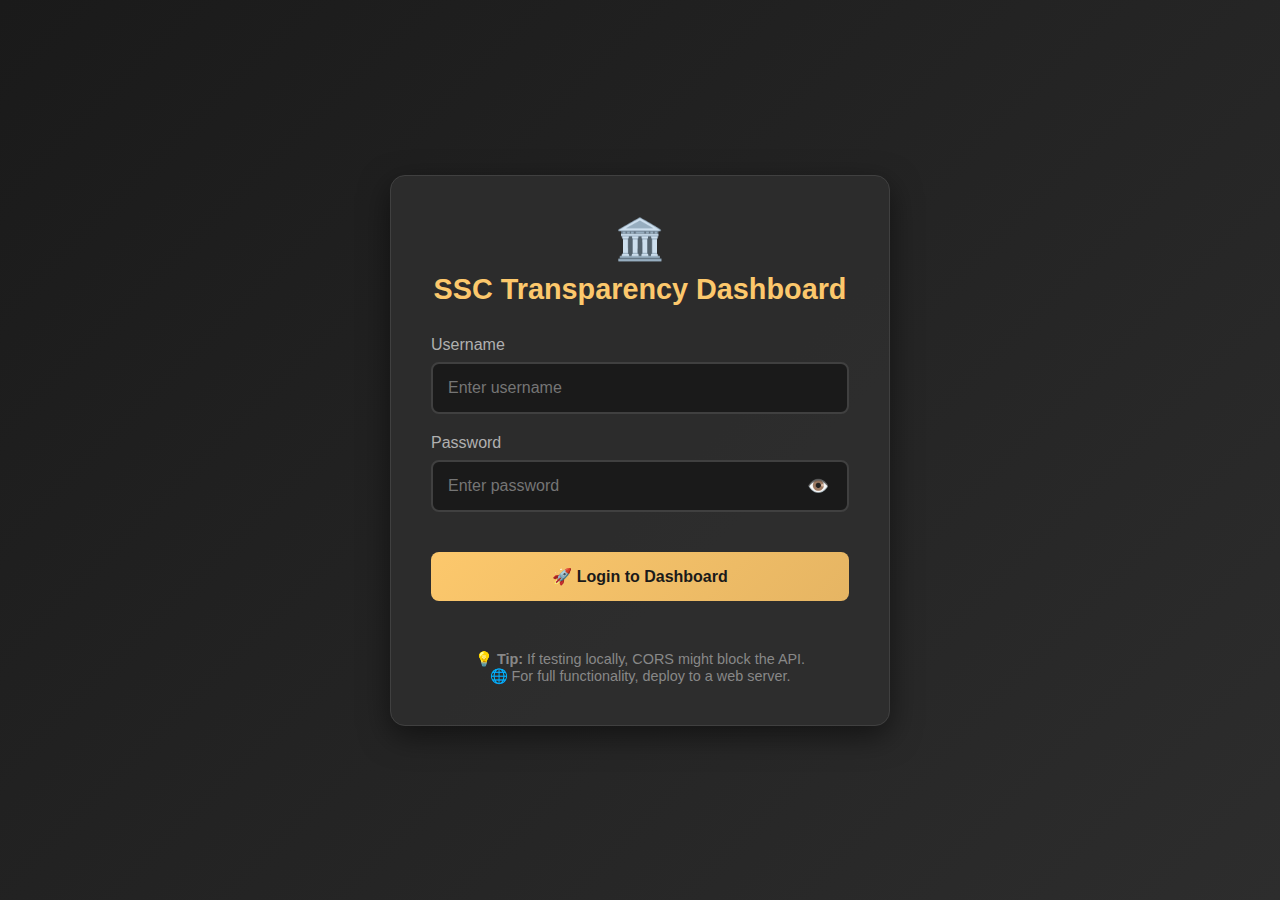
<file: admin/dashboard.html>
<!DOCTYPE html>
<html lang="en">
<head>
    <meta charset="UTF-8">
    <meta name="viewport" content="width=device-width, initial-scale=1.0">
    <title>SSC Transparency - Admin Console</title>
    <link rel="stylesheet" href="../css/main.css">
    <link rel="stylesheet" href="../css/components.css">
</head>
<body>
    <div class="app-container">
        <!-- Top Bar -->
        <header class="top-bar">
            <div class="top-bar-left">
                <button class="hamburger-btn" id="btn_hamburger_toggle">☰</button>
                <div class="logo-title" id="top_title">
                    🏛️ SSC Transparency — Admin Console
                </div>
            </div>
            <div class="top-bar-right">
                <div class="user-info">
                    <span id="top_user">Loading...</span>
                    <div class="last-sync" id="top_lastSync">Last Sync: Loading...</div>
                </div>
                <button class="btn btn-secondary btn-sm" onclick="Auth.logout()">Logout</button>
            </div>
        </header>

        <!-- Main Content -->
        <div class="main-content">
            <!-- Sidebar Navigation -->
            <nav class="sidebar" id="sidebar">
                <ul class="nav-menu">
                    <li class="nav-item">
                        <a href="#" class="nav-link active" data-section="dashboard" id="nav_admin_dashboard">
                            <span class="nav-icon">📊</span>
                            Dashboard
                        </a>
                    </li>
                    <li class="nav-item">
                        <a href="#" class="nav-link" data-section="sections" id="nav_admin_sections">
                            <span class="nav-icon">🏫</span>
                            Sections
                        </a>
                    </li>
                    <li class="nav-item">
                        <a href="#" class="nav-link" data-section="treasurers" id="nav_admin_treasurers">
                            <span class="nav-icon">👥</span>
                            Treasurers
                        </a>
                    </li>
                    <li class="nav-item">
                        <a href="#" class="nav-link" data-section="students" id="nav_admin_students">
                            <span class="nav-icon">🎓</span>
                            Students
                        </a>
                    </li>
                    <li class="nav-item">
                        <a href="#" class="nav-link" data-section="reports" id="nav_admin_reports">
                            <span class="nav-icon">📈</span>
                            Reports
                        </a>
                    </li>
                    <li class="nav-item">
                        <a href="#" class="nav-link" data-section="audit" id="nav_admin_audit">
                            <span class="nav-icon">📋</span>
                            Audit Log
                        </a>
                    </li>
                    <li class="nav-item">
                        <a href="#" class="nav-link" data-section="settings" id="nav_admin_settings">
                            <span class="nav-icon">⚙️</span>
                            Settings
                        </a>
                    </li>
                </ul>
            </nav>

            <!-- Content Area -->
            <main class="content-area" id="contentArea">
                <!-- Dashboard Section -->
                <div id="dashboard-section" class="page-section">
                    <div class="section-header">
                        <h2 class="section-title">Admin Dashboard</h2>
                        <div class="section-actions">
                            <button class="btn btn-primary" onclick="refreshDashboard()">
                                <span>🔄</span>
                                Refresh
                            </button>
                        </div>
                    </div>

                    <!-- Statistics Grid -->
                    <div class="stats-grid" id="statsGrid">
                        <div class="stat-card">
                            <div class="stat-label">Total Sections</div>
                            <div class="stat-value" id="totalSections">0</div>
                            <div class="stat-change positive">
                                <span>📈</span>
                                <span id="sectionsChange">Active</span>
                            </div>
                        </div>
                        <div class="stat-card">
                            <div class="stat-label">Total Students</div>
                            <div class="stat-value" id="totalStudents">0</div>
                            <div class="stat-change positive">
                                <span>👥</span>
                                <span id="studentsChange">Enrolled</span>
                            </div>
                        </div>
                        <div class="stat-card">
                            <div class="stat-label">Active Treasurers</div>
                            <div class="stat-value" id="activeTreasurers">0</div>
                            <div class="stat-change positive">
                                <span>✅</span>
                                <span id="treasurersChange">Online</span>
                            </div>
                        </div>
                        <div class="stat-card">
                            <div class="stat-label">Total Collections</div>
                            <div class="stat-value" id="totalCollections">₱0</div>
                            <div class="stat-change positive">
                                <span>💰</span>
                                <span id="collectionsChange">This Month</span>
                            </div>
                        </div>
                    </div>

                    <!-- Quick Actions -->
                    <div class="page-section">
                        <h3>Quick Actions</h3>
                        <div class="btn-group">
                            <button class="btn btn-primary" onclick="showCreateSectionModal()">
                                <span>➕</span>
                                Create Section
                            </button>
                            <button class="btn btn-primary" onclick="showCreateTreasurerModal()">
                                <span>👤</span>
                                Add Treasurer
                            </button>
                            <button class="btn btn-secondary" onclick="exportSystemReport()">
                                <span>📊</span>
                                Export Report
                            </button>
                            <button class="btn btn-secondary" onclick="showAuditLog()">
                                <span>📋</span>
                                View Audit Log
                            </button>
                        </div>
                    </div>

                    <!-- Recent Activity -->
                    <div class="page-section">
                        <h3>Recent Activity</h3>
                        <div id="recentActivity">
                            <div class="loading">
                                <div class="spinner"></div>
                                Loading recent activity...
                            </div>
                        </div>
                    </div>
                </div>

                <!-- Sections Section -->
                <div id="sections-section" class="page-section" style="display: none;">
                    <div class="section-header">
                        <h2 class="section-title">Section Management</h2>
                        <div class="section-actions">
                            <button class="btn btn-primary" onclick="showCreateSectionModal()">
                                <span>➕</span>
                                Create Section
                            </button>
                            <button class="btn btn-secondary" onclick="refreshSections()">
                                <span>🔄</span>
                                Refresh
                            </button>
                        </div>
                    </div>

                    <!-- Search and Filter -->
                    <div class="form-group">
                        <div class="input-group">
                            <input type="text" class="form-control" id="sectionSearch" placeholder="Search sections...">
                            <select class="form-control" id="departmentFilter">
                                <option value="">All Departments</option>
                                <option value="ICT">ICT</option>
                                <option value="HTM">HTM</option>
                                <option value="SHS">SHS</option>
                            </select>
                        </div>
                    </div>

                    <!-- Sections Table -->
                    <div class="table-container">
                        <table class="table table-striped">
                            <thead>
                                <tr>
                                    <th>Section Name</th>
                                    <th>Department</th>
                                    <th>Students</th>
                                    <th>Expected</th>
                                    <th>Collected</th>
                                    <th>Progress</th>
                                    <th>Created</th>
                                    <th>Actions</th>
                                </tr>
                            </thead>
                            <tbody id="sectionsTableBody">
                                <tr>
                                    <td colspan="8" class="loading">Loading sections...</td>
                                </tr>
                            </tbody>
                        </table>
                    </div>
                </div>

                <!-- Treasurers Section -->
                <div id="treasurers-section" class="page-section" style="display: none;">
                    <div class="section-header">
                        <h2 class="section-title">Treasurer Management</h2>
                        <div class="section-actions">
                            <button class="btn btn-primary" onclick="showCreateTreasurerModal()">
                                <span>👤</span>
                                Add Treasurer
                            </button>
                            <button class="btn btn-secondary" onclick="refreshTreasurers()">
                                <span>🔄</span>
                                Refresh
                            </button>
                        </div>
                    </div>

                    <!-- Treasurers Table -->
                    <div class="table-container">
                        <table class="table table-striped">
                            <thead>
                                <tr>
                                    <th>Full Name</th>
                                    <th>Username</th>
                                    <th>Department</th>
                                    <th>Section</th>
                                    <th>Start Date</th>
                                    <th>Status</th>
                                    <th>Actions</th>
                                </tr>
                            </thead>
                            <tbody id="treasurersTableBody">
                                <tr>
                                    <td colspan="7" class="loading">Loading treasurers...</td>
                                </tr>
                            </tbody>
                        </table>
                    </div>
                </div>

                <!-- Students Section -->
                <div id="students-section" class="page-section" style="display: none;">
                    <div class="section-header">
                        <h2 class="section-title">Student Management</h2>
                        <div class="section-actions">
                            <button class="btn btn-secondary" onclick="refreshStudents()">
                                <span>🔄</span>
                                Refresh
                            </button>
                            <button class="btn btn-secondary" onclick="exportStudentData()">
                                <span>📊</span>
                                Export CSV
                            </button>
                        </div>
                    </div>

                    <!-- Search and Filter -->
                    <div class="form-group">
                        <div class="input-group">
                            <input type="text" class="form-control" id="studentSearch" placeholder="Search students...">
                            <select class="form-control" id="studentSectionFilter">
                                <option value="">All Sections</option>
                            </select>
                            <select class="form-control" id="studentStatusFilter">
                                <option value="">All Status</option>
                                <option value="PAID">Fully Paid</option>
                                <option value="PARTIAL">Partial Payment</option>
                                <option value="NOT_PAID">Not Paid</option>
                            </select>
                        </div>
                    </div>

                    <!-- Students Table -->
                    <div class="table-container">
                        <table class="table table-striped">
                            <thead>
                                <tr>
                                    <th>Student No</th>
                                    <th>Full Name</th>
                                    <th>Section</th>
                                    <th>Expected</th>
                                    <th>Paid</th>
                                    <th>Remaining</th>
                                    <th>Status</th>
                                    <th>Last Payment</th>
                                    <th>Actions</th>
                                </tr>
                            </thead>
                            <tbody id="studentsTableBody">
                                <tr>
                                    <td colspan="9" class="loading">Loading students...</td>
                                </tr>
                            </tbody>
                        </table>
                    </div>
                </div>

                <!-- Reports Section -->
                <div id="reports-section" class="page-section" style="display: none;">
                    <div class="section-header">
                        <h2 class="section-title">Reports & Analytics</h2>
                    </div>

                    <div class="stats-grid">
                        <div class="stat-card">
                            <div class="stat-label">Overall Progress</div>
                            <div class="stat-value" id="overallProgress">0%</div>
                            <div class="progress-container">
                                <div class="progress-bar">
                                    <div class="progress-fill" id="overallProgressBar" style="width: 0%"></div>
                                </div>
                            </div>
                        </div>
                        <div class="stat-card">
                            <div class="stat-label">Collection Rate</div>
                            <div class="stat-value" id="collectionRate">0%</div>
                            <div class="stat-change positive">
                                <span>📈</span>
                                <span>This Month</span>
                            </div>
                        </div>
                    </div>

                    <div class="btn-group">
                        <button class="btn btn-primary" onclick="generateSystemReport()">
                            <span>📊</span>
                            Generate System Report
                        </button>
                        <button class="btn btn-secondary" onclick="exportCollectionData()">
                            <span>💾</span>
                            Export Collection Data
                        </button>
                        <button class="btn btn-secondary" onclick="printSummaryReport()">
                            <span>🖨️</span>
                            Print Summary
                        </button>
                    </div>
                </div>

                <!-- Audit Log Section -->
                <div id="audit-section" class="page-section" style="display: none;">
                    <div class="section-header">
                        <h2 class="section-title">Audit Log</h2>
                        <div class="section-actions">
                            <button class="btn btn-secondary" onclick="refreshAuditLog()">
                                <span>🔄</span>
                                Refresh
                            </button>
                            <button class="btn btn-secondary" onclick="exportAuditLog()">
                                <span>📊</span>
                                Export CSV
                            </button>
                        </div>
                    </div>

                    <!-- Audit Log Filter -->
                    <div class="form-group">
                        <div class="input-group">
                            <select class="form-control" id="auditActionFilter">
                                <option value="">All Actions</option>
                                <option value="LOGIN">Login</option>
                                <option value="LOGOUT">Logout</option>
                                <option value="SECTION_CREATE">Section Created</option>
                                <option value="PAYMENT_RECORD">Payment Recorded</option>
                                <option value="TREASURER_CREATE">Treasurer Created</option>
                            </select>
                            <input type="text" class="form-control" id="auditUserFilter" placeholder="Filter by user...">
                        </div>
                    </div>

                    <!-- Audit Log Table -->
                    <div class="table-container">
                        <table class="table table-striped table-sm">
                            <thead>
                                <tr>
                                    <th>Timestamp</th>
                                    <th>User</th>
                                    <th>Action</th>
                                    <th>Table</th>
                                    <th>Record ID</th>
                                    <th>Details</th>
                                    <th>IP Address</th>
                                </tr>
                            </thead>
                            <tbody id="auditLogTableBody">
                                <tr>
                                    <td colspan="7" class="loading">Loading audit log...</td>
                                </tr>
                            </tbody>
                        </table>
                    </div>
                </div>

                <!-- Settings Section -->
                <div id="settings-section" class="page-section" style="display: none;">
                    <div class="section-header">
                        <h2 class="section-title">System Settings</h2>
                    </div>

                    <div class="form-group">
                        <label class="form-label">Default Expected Amount per Student</label>
                        <div class="input-group">
                            <span class="input-group-text">₱</span>
                            <input type="number" class="form-control" id="defaultExpectedAmount" value="85" min="0" step="5">
                        </div>
                        <div class="form-help">Amount that each student is expected to pay</div>
                    </div>

                    <div class="form-group">
                        <label class="form-label">Session Timeout (hours)</label>
                        <input type="number" class="form-control" id="sessionTimeout" value="8" min="1" max="24">
                        <div class="form-help">How long user sessions remain active</div>
                    </div>

                    <div class="form-group">
                        <label class="form-label">Inactivity Timeout (minutes)</label>
                        <input type="number" class="form-control" id="inactivityTimeout" value="10" min="5" max="60">
                        <div class="form-help">Auto-logout after inactivity</div>
                    </div>

                    <div class="btn-group">
                        <button class="btn btn-primary" onclick="saveSettings()">
                            <span>💾</span>
                            Save Settings
                        </button>
                        <button class="btn btn-warning" onclick="backupData()">
                            <span>📦</span>
                            Backup Data
                        </button>
                        <button class="btn btn-danger" onclick="resetSystem()">
                            <span>⚠️</span>
                            Reset System
                        </button>
                    </div>
                </div>
            </main>
        </div>
    </div>

    <!-- Create Section Modal -->
    <div class="modal-overlay" id="createSectionModal">
        <div class="modal modal-lg">
            <div class="modal-header">
                <h3 class="modal-title">Create New Section</h3>
                <button class="modal-close" onclick="closeModal('createSectionModal')">&times;</button>
            </div>
            <div class="modal-body">
                <form id="createSectionForm">
                    <div class="form-group">
                        <label for="input_section_name" class="form-label required">Section Name</label>
                        <input type="text" id="input_section_name" class="form-control" placeholder="e.g., BSIT-4A" required>
                        <div class="form-help">Must be unique across all sections</div>
                    </div>

                    <div class="form-group">
                        <label for="select_department" class="form-label required">Department</label>
                        <select id="select_department" class="form-control" required>
                            <option value="">Select Department</option>
                            <option value="ICT">ICT</option>
                            <option value="HTM">HTM</option>
                            <option value="SHS">SHS</option>
                        </select>
                    </div>

                    <div class="form-group">
                        <label for="textarea_students" class="form-label">Students</label>
                        <textarea id="textarea_students" class="form-control" rows="8" 
                                  placeholder="Paste students one per line:&#10;2025001 | Juan Dela Cruz&#10;2025002 | Maria Santos&#10;&#10;Or just names:&#10;Juan Dela Cruz&#10;Maria Santos"></textarea>
                        <div class="form-help">Format: StudentNo | Name (or just names, one per line)</div>
                        <div class="stat-change positive">
                            <span>👥</span>
                            <span id="auto_count_students">0 students</span>
                        </div>
                    </div>
                </form>
            </div>
            <div class="modal-footer">
                <button type="button" class="btn btn-secondary" onclick="closeModal('createSectionModal')">Cancel</button>
                <button type="button" class="btn btn-primary" id="btn_preview_section" onclick="previewSection()">Preview Section</button>
                <button type="button" class="btn btn-success" id="btn_save_section" onclick="saveSection()" disabled>Save Section</button>
            </div>
        </div>
    </div>

    <!-- Preview Section Modal -->
    <div class="modal-overlay" id="previewSectionModal">
        <div class="modal modal-lg">
            <div class="modal-header">
                <h3 class="modal-title">Preview Section</h3>
                <button class="modal-close" onclick="closeModal('previewSectionModal')">&times;</button>
            </div>
            <div class="modal-body">
                <div id="sectionPreviewContent">
                    <!-- Preview content will be inserted here -->
                </div>
            </div>
            <div class="modal-footer">
                <button type="button" class="btn btn-secondary" onclick="closeModal('previewSectionModal')">Edit</button>
                <button type="button" class="btn btn-success" onclick="confirmSaveSection()">Confirm & Save</button>
            </div>
        </div>
    </div>

    <!-- Create Treasurer Modal -->
    <div class="modal-overlay" id="createTreasurerModal">
        <div class="modal">
            <div class="modal-header">
                <h3 class="modal-title">Add New Treasurer</h3>
                <button class="modal-close" onclick="closeModal('createTreasurerModal')">&times;</button>
            </div>
            <div class="modal-body">
                <form id="createTreasurerForm">
                    <div class="form-group">
                        <label for="treasurerFullName" class="form-label required">Full Name</label>
                        <input type="text" id="treasurerFullName" class="form-control" required>
                    </div>

                    <div class="form-group">
                        <label for="treasurerUsername" class="form-label required">Username</label>
                        <input type="text" id="treasurerUsername" class="form-control" required>
                        <div class="form-help">Must be unique</div>
                    </div>

                    <div class="form-group">
                        <label for="treasurerPassword" class="form-label required">Password</label>
                        <div class="form-group-icon">
                            <input type="password" id="treasurerPassword" class="form-control" required>
                            <button type="button" class="password-toggle" onclick="togglePassword('treasurerPassword')">👁️</button>
                        </div>
                        <div class="form-help">Minimum 6 characters</div>
                    </div>

                    <div class="form-group">
                        <label for="treasurerDepartment" class="form-label required">Department</label>
                        <select id="treasurerDepartment" class="form-control" required>
                            <option value="">Select Department</option>
                            <option value="ICT">ICT</option>
                            <option value="HTM">HTM</option>
                            <option value="SHS">SHS</option>
                        </select>
                    </div>

                    <div class="form-group">
                        <label for="treasurerSection" class="form-label required">Section</label>
                        <select id="treasurerSection" class="form-control" required>
                            <option value="">Select Section</option>
                        </select>
                    </div>

                    <div class="form-group">
                        <label for="treasurerStartDate" class="form-label">Start Date</label>
                        <input type="date" id="treasurerStartDate" class="form-control">
                    </div>
                </form>
            </div>
            <div class="modal-footer">
                <button type="button" class="btn btn-secondary" onclick="closeModal('createTreasurerModal')">Cancel</button>
                <button type="button" class="btn btn-primary" onclick="saveTreasurer()">Create Treasurer</button>
            </div>
        </div>
    </div>

    <!-- Toast container -->
    <div class="toast-container" id="toastContainer"></div>

    <!-- Scripts -->
    <script src="../js/auth.js"></script>
    <script src="../js/api.js"></script>
    <script src="admin.js"></script>

    <script>
        // Initialize admin dashboard
        document.addEventListener('DOMContentLoaded', async function() {
            // Require admin authentication
            const hasAccess = await Auth.requireAuth('Admin');
            if (!hasAccess) return;

            // Initialize the admin interface
            await initializeAdmin();
        });
    </script>
</body>
</html>
</file>
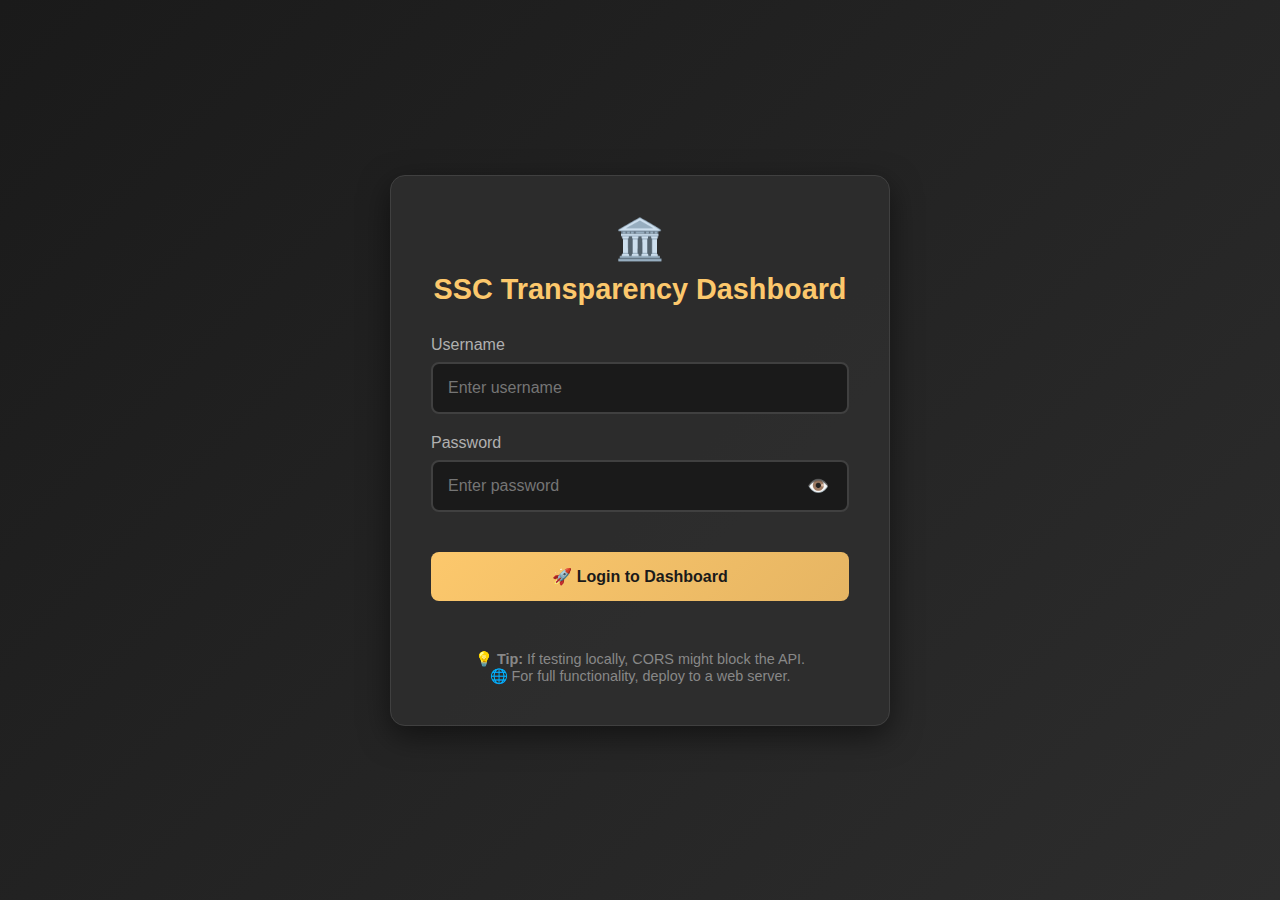
<file: treasurer/dashboard.html>
<!DOCTYPE html>
<html lang="en">
<head>
    <meta charset="UTF-8">
    <meta name="viewport" content="width=device-width, initial-scale=1.0">
    <title>SSC Transparency - Class Treasurer Console</title>
    <link rel="stylesheet" href="../css/main.css">
    <link rel="stylesheet" href="../css/components.css">
</head>
<body>
    <div class="app-container">
        <!-- Top Bar -->
        <header class="top-bar">
            <div class="top-bar-left">
                <button class="hamburger-btn" id="btn_hamburger_toggle">☰</button>
                <div class="logo-title" id="top_title">
                    🏛️ SSC Transparency — Class Treasurer Console
                </div>
            </div>
            <div class="top-bar-right">
                <div class="user-info">
                    <span id="top_user">Loading...</span>
                    <div class="last-sync" id="top_lastSync">Last Sync: Loading...</div>
                </div>
                <button class="btn btn-secondary btn-sm" onclick="Auth.logout()">Logout</button>
            </div>
        </header>

        <!-- Main Content -->
        <div class="main-content">
            <!-- Sidebar Navigation -->
            <nav class="sidebar" id="sidebar">
                <ul class="nav-menu">
                    <li class="nav-item">
                        <a href="#" class="nav-link active" data-section="dashboard" id="nav_dashboard">
                            <span class="nav-icon">📊</span>
                            Dashboard
                        </a>
                    </li>
                    <li class="nav-item">
                        <a href="#" class="nav-link" data-section="students" id="nav_students">
                            <span class="nav-icon">🎓</span>
                            Students
                        </a>
                    </li>
                    <li class="nav-item">
                        <a href="#" class="nav-link" data-section="payments" id="nav_payments">
                            <span class="nav-icon">💰</span>
                            Payments
                        </a>
                    </li>
                    <li class="nav-item">
                        <a href="#" class="nav-link" data-section="reports" id="nav_reports">
                            <span class="nav-icon">📈</span>
                            Reports
                        </a>
                    </li>
                    <li class="nav-item">
                        <a href="#" class="nav-link" data-section="receipts" id="nav_receipts">
                            <span class="nav-icon">🧾</span>
                            Receipts
                        </a>
                    </li>
                </ul>
            </nav>

            <!-- Content Area -->
            <main class="content-area" id="contentArea">
                <!-- Dashboard Section -->
                <div id="dashboard-section" class="page-section">
                    <div class="section-header">
                        <h2 class="section-title">Dashboard</h2>
                        <div class="section-actions">
                            <button class="btn btn-primary" onclick="refreshDashboard()">
                                <span>🔄</span>
                                Refresh
                            </button>
                        </div>
                    </div>

                    <!-- Section Info -->
                    <div class="page-section">
                        <div style="display: grid; grid-template-columns: repeat(auto-fit, minmax(200px, 1fr)); gap: var(--spacing-lg); margin-bottom: var(--spacing-xl);">
                            <div>
                                <h3>Section: <span id="dashboardSection">Loading...</span></h3>
                                <p>Treasurer: <span id="dashboardTreasurer">Loading...</span></p>
                                <p>Students: <span id="dashboardStudentCount">0</span></p>
                            </div>
                        </div>
                    </div>

                    <!-- Statistics Grid -->
                    <div class="stats-grid">
                        <div class="stat-card">
                            <div class="stat-label">Expected</div>
                            <div class="stat-value" id="expectedAmount">₱0</div>
                            <div class="stat-change positive">
                                <span>💰</span>
                                <span>Total</span>
                            </div>
                        </div>
                        <div class="stat-card">
                            <div class="stat-label">Collected</div>
                            <div class="stat-value" id="collectedAmount">₱0</div>
                            <div class="stat-change positive">
                                <span>✅</span>
                                <span>Received</span>
                            </div>
                        </div>
                        <div class="stat-card">
                            <div class="stat-label">Remaining</div>
                            <div class="stat-value" id="remainingAmount">₱0</div>
                            <div class="stat-change negative">
                                <span>⏳</span>
                                <span>Outstanding</span>
                            </div>
                        </div>
                        <div class="stat-card">
                            <div class="stat-label">Progress</div>
                            <div class="stat-value" id="progressPercent">0%</div>
                            <div class="progress-container">
                                <div class="progress-bar">
                                    <div class="progress-fill" id="progressBar" style="width: 0%"></div>
                                </div>
                            </div>
                        </div>
                    </div>

                    <!-- Quick Actions -->
                    <div class="page-section">
                        <h3>Quick Actions</h3>
                        <div class="btn-group">
                            <button class="btn btn-primary btn-lg" id="btn_record_payment" onclick="showRecordPaymentModal()">
                                <span>💰</span>
                                Record Payment
                            </button>
                            <button class="btn btn-secondary btn-lg" id="btn_print_summary" onclick="printSummary()">
                                <span>📊</span>
                                Print Summary
                            </button>
                            <button class="btn btn-secondary btn-lg" id="btn_record_handover" onclick="showCashHandoverModal()">
                                <span>🤝</span>
                                Record Cash Handover
                            </button>
                            <button class="btn btn-outline btn-lg" onclick="generateReceipt()">
                                <span>🧾</span>
                                Generate Receipt
                            </button>
                        </div>
                        
                        <div class="alert alert-info" style="margin-top: var(--spacing-lg);">
                            <strong>Note:</strong> Cash only. Physical Receipt No required.
                        </div>
                    </div>
                </div>

                <!-- Students Section -->
                <div id="students-section" class="page-section" style="display: none;">
                    <div class="section-header">
                        <h2 class="section-title">Students</h2>
                        <div class="section-actions">
                            <button class="btn btn-secondary" onclick="refreshStudents()">
                                <span>🔄</span>
                                Refresh
                            </button>
                        </div>
                    </div>

                    <!-- Search and Filter -->
                    <div class="form-group">
                        <div class="input-group">
                            <input type="text" class="form-control" id="student_search" placeholder="Search students...">
                            <select class="form-control" id="studentStatusFilter">
                                <option value="">All Status</option>
                                <option value="PAID">Fully Paid</option>
                                <option value="PARTIAL">Partial Payment</option>
                                <option value="NOT_PAID">Not Paid</option>
                            </select>
                        </div>
                    </div>

                    <!-- Students Table (Desktop) -->
                    <div class="table-container table-responsive">
                        <table class="table table-striped table-mobile">
                            <thead>
                                <tr>
                                    <th>#</th>
                                    <th>Student Name</th>
                                    <th>Student No</th>
                                    <th>Given</th>
                                    <th>Remaining</th>
                                    <th>Action</th>
                                </tr>
                            </thead>
                            <tbody id="studentsTableBody">
                                <tr>
                                    <td colspan="6" class="loading">Loading students...</td>
                                </tr>
                            </tbody>
                        </table>
                    </div>
                </div>

                <!-- Payments Section -->
                <div id="payments-section" class="page-section" style="display: none;">
                    <div class="section-header">
                        <h2 class="section-title">Record New Payment</h2>
                    </div>

                    <form id="paymentForm" class="page-section">
                        <div class="form-group">
                            <label for="paymentStudent" class="form-label required">Student</label>
                            <select id="paymentStudent" class="form-control" required>
                                <option value="">Select Student</option>
                            </select>
                            <div class="form-help">Only students in your section are shown</div>
                        </div>

                        <div class="form-group">
                            <label for="input_amount" class="form-label required">Amount (₱)</label>
                            <input type="number" id="input_amount" class="form-control" placeholder="0" 
                                   min="5" step="5" required>
                            <div class="form-help">Must be multiples of 5 (5, 10, 15, 20...)</div>
                            <div id="amountError" class="form-error" style="display: none;"></div>
                        </div>

                        <div class="form-group">
                            <label for="paymentDate" class="form-label">Payment Date</label>
                            <input type="date" id="paymentDate" class="form-control" required>
                        </div>

                        <div class="form-group">
                            <label class="form-label">Payment Method</label>
                            <div class="form-control" style="background: var(--background-color); color: var(--text-muted);">
                                Cash (Fixed)
                            </div>
                        </div>

                        <div class="form-group">
                            <label for="input_physical_receipt_no" class="form-label required">Physical Receipt No</label>
                            <input type="text" id="input_physical_receipt_no" class="form-control" 
                                   placeholder="e.g., R-001, Receipt-123" required>
                            <div class="form-help">Enter the physical receipt number</div>
                        </div>

                        <div class="form-group">
                            <label for="paymentNotes" class="form-label">Notes (optional)</label>
                            <textarea id="paymentNotes" class="form-control" rows="3" 
                                      placeholder="Any additional notes..."></textarea>
                        </div>

                        <div class="btn-group">
                            <button type="submit" class="btn btn-success btn-lg" id="btn_save_payment">
                                <span id="savePaymentText">💾 Save Payment</span>
                                <span id="savePaymentSpinner" class="spinner" style="display: none;"></span>
                            </button>
                            <button type="button" class="btn btn-secondary btn-lg" onclick="clearPaymentForm()">
                                <span>🗑️</span>
                                Clear
                            </button>
                        </div>
                    </form>
                </div>

                <!-- Reports Section -->
                <div id="reports-section" class="page-section" style="display: none;">
                    <div class="section-header">
                        <h2 class="section-title">Reports & Analytics</h2>
                    </div>

                    <div class="page-section">
                        <h3>Quick Summary Report</h3>
                        <div class="form-group">
                            <label class="form-label">Report Type</label>
                            <div style="display: flex; gap: var(--spacing-md); align-items: center; flex-wrap: wrap;">
                                <div class="form-check">
                                    <input type="radio" id="reportOverall" name="reportType" value="overall" class="form-check-input" checked>
                                    <label for="reportOverall" class="form-check-label">Overall Summary</label>
                                </div>
                                <div class="form-check">
                                    <input type="radio" id="reportMonthly" name="reportType" value="monthly" class="form-check-input">
                                    <label for="reportMonthly" class="form-check-label">Monthly Report</label>
                                </div>
                                <div class="form-check">
                                    <input type="radio" id="reportDetailed" name="reportType" value="detailed" class="form-check-input">
                                    <label for="reportDetailed" class="form-check-label">Detailed Report</label>
                                </div>
                            </div>
                        </div>

                        <div class="form-group" id="monthSelector" style="display: none;">
                            <label for="reportMonth" class="form-label">Month</label>
                            <input type="month" id="reportMonth" class="form-control">
                        </div>

                        <div class="form-group">
                            <label class="form-label">Report Format</label>
                            <div style="display: flex; gap: var(--spacing-md); align-items: center;">
                                <div class="form-check">
                                    <input type="radio" id="formatText" name="reportFormat" value="text" class="form-check-input" checked>
                                    <label for="formatText" class="form-check-label">Text</label>
                                </div>
                                <div class="form-check">
                                    <input type="radio" id="formatHtml" name="reportFormat" value="html" class="form-check-input">
                                    <label for="formatHtml" class="form-check-label">HTML</label>
                                </div>
                            </div>
                        </div>

                        <div class="btn-group">
                            <button class="btn btn-primary" id="btn_print_summary" onclick="generatePrintSummary()">
                                <span>�</span>
                                Generate Report
                            </button>
                            <button class="btn btn-secondary" onclick="printSummary()">
                                <span>�🖨️</span>
                                Print
                            </button>
                            <button class="btn btn-secondary" onclick="downloadSummary()">
                                <span>💾</span>
                                Download
                            </button>
                        </div>
                    </div>

                    <div class="page-section">
                        <h3>Detailed Reports</h3>
                        <div class="form-row">
                            <div class="form-group" style="flex: 1;">
                                <label for="reportDateFrom" class="form-label">Date From</label>
                                <input type="date" id="reportDateFrom" class="form-control">
                            </div>
                            <div class="form-group" style="flex: 1;">
                                <label for="reportDateTo" class="form-label">Date To</label>
                                <input type="date" id="reportDateTo" class="form-control">
                            </div>
                        </div>

                        <div class="form-group">
                            <label class="form-label">Format</label>
                            <div style="display: flex; gap: var(--spacing-md); align-items: center;">
                                <div class="form-check">
                                    <input type="radio" id="detailedFormatText" name="detailedFormat" value="text" class="form-check-input" checked>
                                    <label for="detailedFormatText" class="form-check-label">Text</label>
                                </div>
                                <div class="form-check">
                                    <input type="radio" id="detailedFormatHtml" name="detailedFormat" value="html" class="form-check-input">
                                    <label for="detailedFormatHtml" class="form-check-label">HTML</label>
                                </div>
                                <div class="form-check">
                                    <input type="radio" id="detailedFormatCsv" name="detailedFormat" value="csv" class="form-check-input">
                                    <label for="detailedFormatCsv" class="form-check-label">CSV</label>
                                </div>
                            </div>
                        </div>

                        <div class="btn-group">
                            <button class="btn btn-primary" onclick="generateDetailedReport()">
                                <span>�</span>
                                Generate Detailed Report
                            </button>
                        </div>
                    </div>

                    <div class="page-section">
                        <h3>Export Options</h3>
                        <div class="form-group">
                            <label for="exportType" class="form-label">Export Type</label>
                            <select id="exportType" class="form-control">
                                <option value="students">Students List</option>
                                <option value="payments">Payments History</option>
                                <option value="summary">Summary Report</option>
                            </select>
                        </div>

                        <div class="btn-group">
                            <button class="btn btn-success" onclick="exportExcel()">
                                <span>📊</span>
                                Export Excel/CSV
                            </button>
                            <button class="btn btn-secondary" onclick="exportPDF()">
                                <span>📄</span>
                                Export PDF
                            </button>
                        </div>
                    </div>

                    <!-- Summary Preview -->
                    <div class="page-section" id="summaryPreview" style="display: none;">
                        <div style="display: flex; justify-content: space-between; align-items: center; margin-bottom: 15px;">
                            <h3>Report Preview</h3>
                            <div class="btn-group">
                                <button class="btn btn-sm btn-secondary" onclick="printSummary()">
                                    🖨️ Print
                                </button>
                                <button class="btn btn-sm btn-secondary" onclick="downloadSummary()">
                                    💾 Download
                                </button>
                            </div>
                        </div>
                        <pre id="summaryContent" style="background: var(--background-color); padding: var(--spacing-lg); border-radius: var(--border-radius-md); font-family: monospace; white-space: pre-wrap; max-height: 400px; overflow-y: auto;"></pre>
                    </div>
                </div>

                <!-- Receipts Section -->
                <div id="receipts-section" class="page-section" style="display: none;">
                    <div class="section-header">
                        <h2 class="section-title">Receipts & Cash Management</h2>
                    </div>

                    <div class="page-section">
                        <h3>Generate Payment Receipt</h3>
                        <div class="form-group">
                            <label for="receiptPayment" class="form-label">Select Payment</label>
                            <select id="receiptPayment" class="form-control">
                                <option value="">Select a payment to generate receipt</option>
                            </select>
                        </div>
                        
                        <div class="form-group">
                            <label class="form-label">Receipt Format</label>
                            <div style="display: flex; gap: var(--spacing-md); align-items: center;">
                                <div class="form-check">
                                    <input type="radio" id="receiptFormatText" name="receiptFormat" value="text" class="form-check-input" checked>
                                    <label for="receiptFormatText" class="form-check-label">Text</label>
                                </div>
                                <div class="form-check">
                                    <input type="radio" id="receiptFormatHtml" name="receiptFormat" value="html" class="form-check-input">
                                    <label for="receiptFormatHtml" class="form-check-label">HTML</label>
                                </div>
                            </div>
                        </div>
                        
                        <div class="btn-group">
                            <button class="btn btn-primary" onclick="generatePaymentReceipt()">
                                <span>🧾</span>
                                Generate & Print
                            </button>
                            <button class="btn btn-secondary" onclick="downloadReceipt()">
                                <span>�</span>
                                Download Receipt
                            </button>
                        </div>
                    </div>

                    <div class="page-section">
                        <h3>Cash Handover Management</h3>
                        <div class="btn-group">
                            <button class="btn btn-warning" onclick="showCashHandoverModal()">
                                <span>🤝</span>
                                Record Cash Handover
                            </button>
                            <button class="btn btn-secondary" onclick="viewHandoverHistory()">
                                <span>📋</span>
                                View Handover History
                            </button>
                        </div>
                    </div>
                </div>
            </main>
        </div>
    </div>

    <!-- Student History Modal -->
    <div class="modal-overlay" id="studentHistoryModal">
        <div class="modal modal-lg">
            <div class="modal-header">
                <h3 class="modal-title" id="studentHistoryTitle">Payment History</h3>
                <button class="modal-close" onclick="closeModal('studentHistoryModal')">&times;</button>
            </div>
            <div class="modal-body">
                <div id="studentHistoryContent">
                    <!-- History content will be inserted here -->
                </div>
            </div>
            <div class="modal-footer">
                <button type="button" class="btn btn-secondary" onclick="printStudentHistory()">
                    <span>🖨️</span>
                    Print History
                </button>
                <button type="button" class="btn btn-secondary" onclick="closeModal('studentHistoryModal')">Close</button>
            </div>
        </div>
    </div>

    <!-- Record Payment Modal -->
    <div class="modal-overlay" id="recordPaymentModal">
        <div class="modal">
            <div class="modal-header">
                <h3 class="modal-title">Quick Payment Record</h3>
                <button class="modal-close" onclick="closeModal('recordPaymentModal')">&times;</button>
            </div>
            <div class="modal-body">
                <div class="alert alert-info">
                    <strong>Quick Record:</strong> Use this for fast payment entry. For detailed entry, use the Payments section.
                </div>
                <form id="quickPaymentForm">
                    <div class="form-group">
                        <label for="quickPaymentStudent" class="form-label required">Student</label>
                        <select id="quickPaymentStudent" class="form-control" required>
                            <option value="">Select Student</option>
                        </select>
                    </div>
                    <div class="form-group">
                        <label for="quickPaymentAmount" class="form-label required">Amount (₱)</label>
                        <input type="number" id="quickPaymentAmount" class="form-control" min="5" step="5" required>
                    </div>
                    <div class="form-group">
                        <label for="quickReceiptNo" class="form-label required">Physical Receipt No</label>
                        <input type="text" id="quickReceiptNo" class="form-control" required>
                    </div>
                </form>
            </div>
            <div class="modal-footer">
                <button type="button" class="btn btn-secondary" onclick="closeModal('recordPaymentModal')">Cancel</button>
                <button type="button" class="btn btn-success" onclick="saveQuickPayment()">Save Payment</button>
            </div>
        </div>
    </div>

    <!-- Cash Handover Modal -->
    <div class="modal-overlay" id="cashHandoverModal">
        <div class="modal">
            <div class="modal-header">
                <h3 class="modal-title">Record Cash Handover</h3>
                <button class="modal-close" onclick="closeModal('cashHandoverModal')">&times;</button>
            </div>
            <div class="modal-body">
                <form id="form_cash_handover">
                    <div class="form-group">
                        <label for="handoverAmount" class="form-label required">Amount (₱)</label>
                        <input type="number" id="handoverAmount" class="form-control" min="0" step="5" required>
                        <div class="form-help">Total cash amount being handed over</div>
                    </div>
                    <div class="form-group">
                        <label for="custodianName" class="form-label required">Custodian Name</label>
                        <input type="text" id="custodianName" class="form-control" placeholder="Person receiving the cash" required>
                    </div>
                    <div class="form-group">
                        <label for="handoverNotes" class="form-label">Notes</label>
                        <textarea id="handoverNotes" class="form-control" rows="3" placeholder="Additional notes..."></textarea>
                    </div>
                </form>
            </div>
            <div class="modal-footer">
                <button type="button" class="btn btn-secondary" onclick="closeModal('cashHandoverModal')">Cancel</button>
                <button type="button" class="btn btn-success" onclick="saveCashHandover()">Record Handover</button>
            </div>
        </div>
    </div>

    <!-- Toast container -->
    <div class="toast-container" id="toastContainer"></div>

    <!-- Scripts -->
    <script src="../js/auth.js"></script>
    <script src="../js/api.js"></script>
    <script src="treasurer.js"></script>

    <script>
        // Initialize treasurer dashboard
        document.addEventListener('DOMContentLoaded', async function() {
            // Require treasurer authentication
            const hasAccess = await Auth.requireAuth('Treasurer');
            if (!hasAccess) return;

            // Initialize the treasurer interface
            await initializeTreasurer();
        });

        // Setup report type toggle
        document.addEventListener('DOMContentLoaded', function() {
            const reportTypeRadios = document.querySelectorAll('input[name="reportType"]');
            const monthSelector = document.getElementById('monthSelector');
            
            reportTypeRadios.forEach(radio => {
                radio.addEventListener('change', function() {
                    if (this.value === 'monthly') {
                        monthSelector.style.display = 'block';
                        document.getElementById('reportMonth').required = true;
                    } else {
                        monthSelector.style.display = 'none';
                        document.getElementById('reportMonth').required = false;
                    }
                });
            });
            
            // Set default month to current month
            const now = new Date();
            const currentMonth = now.getFullYear() + '-' + String(now.getMonth() + 1).padStart(2, '0');
            document.getElementById('reportMonth').value = currentMonth;
        });
    </script>
</body>
</html>
</file>
<file: css/main.css>
/*
 * SSC Transparency Dashboard - Main Styles
 * Responsive design for both desktop and mobile
 * Modern, clean UI with proper accessibility
 */

/* CSS Variables for consistent theming */
:root {
  /* Dark Theme Colors */
  --bg-color: #1a1a1a;                    /* Main background - deep charcoal */
  --card-bg: #2d2d2d;                     /* Card/container backgrounds - medium gray */
  --header-bg: #1C1C1D;                   /* Header background - darker gray */
  --header-alt-bg: #353535;               /* Alternative header background */
  --text-color: #e0e0e0;                  /* Primary text - light gray */
  --text-muted: #a0a0a0;                  /* Secondary text - muted gray */
  --border-color: #404040;                /* Borders - subtle gray */
  
  /* Legacy color mappings for compatibility */
  --primary-color: #2563eb;
  --primary-hover: #1d4ed8;
  --secondary-color: #64748b;
  --success-color: #059669;
  --warning-color: #d97706;
  --error-color: #dc2626;
  --background-color: var(--bg-color);
  --card-background: var(--card-bg);
  --text-primary: var(--text-color);
  --text-secondary: var(--text-muted);
  --text-muted: var(--text-muted);
  
  /* Orange accent color for logo and highlights */
  --accent-orange: #FCC86C;
  
  /* Enhanced dark theme shadows for depth */
  --shadow-inset: inset 0 1px 3px 0 rgba(0, 0, 0, 0.3);
  --shadow-focus: 0 0 0 3px rgba(252, 200, 108, 0.2);
  --shadow-orange: 0 0 0 3px rgba(252, 200, 108, 0.1);
  
  /* Spacing */
  --spacing-xs: 0.25rem;
  --spacing-sm: 0.5rem;
  --spacing-md: 1rem;
  --spacing-lg: 1.5rem;
  --spacing-xl: 2rem;
  --spacing-2xl: 3rem;
  
  /* Typography */
  --font-family: -apple-system, BlinkMacSystemFont, 'Segoe UI', Roboto, sans-serif;
  --font-size-xs: 0.75rem;
  --font-size-sm: 0.875rem;
  --font-size-base: 1rem;
  --font-size-lg: 1.125rem;
  --font-size-xl: 1.25rem;
  --font-size-2xl: 1.5rem;
  --font-size-3xl: 1.875rem;
  
  /* Dark theme shadows */
  --shadow-sm: 0 1px 2px 0 rgba(0, 0, 0, 0.3);
  --shadow-md: 0 4px 6px -1px rgba(0, 0, 0, 0.4);
  --shadow-lg: 0 10px 15px -3px rgba(0, 0, 0, 0.5);
  --shadow-inset: inset 0 1px 3px 0 rgba(0, 0, 0, 0.2);
  
  /* Borders */
  --border-radius-sm: 0.25rem;
  --border-radius-md: 0.375rem;
  --border-radius-lg: 0.5rem;
  --border-radius-xl: 0.75rem;
  
  /* Layout */
  --sidebar-width: 250px;
  --header-height: 64px;
  --mobile-breakpoint: 768px;
}

/* Reset and base styles */
* {
  margin: 0;
  padding: 0;
  box-sizing: border-box;
}

html {
  font-size: 16px;
  scroll-behavior: smooth;
}

body {
  font-family: var(--font-family);
  font-size: var(--font-size-base);
  line-height: 1.6;
  color: var(--text-color);
  background-color: var(--bg-color);
  overflow-x: hidden;
  transition: background-color 0.3s ease;
}

/* Typography */
h1, h2, h3, h4, h5, h6 {
  font-weight: 600;
  line-height: 1.3;
  margin-bottom: var(--spacing-md);
  color: var(--text-color);
}

h1 { font-size: var(--font-size-3xl); }
h2 { font-size: var(--font-size-2xl); }
h3 { font-size: var(--font-size-xl); }
h4 { font-size: var(--font-size-lg); }
h5 { font-size: var(--font-size-base); }
h6 { font-size: var(--font-size-sm); }

p {
  margin-bottom: var(--spacing-md);
  color: var(--text-muted);
}

/* Layout Components */
.app-container {
  min-height: 100vh;
  display: flex;
  flex-direction: column;
}

/* Header */
.top-bar {
  background: var(--header-bg);
  border-bottom: 1px solid var(--border-color);
  height: var(--header-height);
  display: flex;
  align-items: center;
  justify-content: space-between;
  padding: 0 var(--spacing-lg);
  box-shadow: var(--shadow-md);
  position: fixed;
  top: 0;
  left: 0;
  right: 0;
  z-index: 1000;
}

.top-bar .logo-title {
  display: flex;
  align-items: center;
  gap: var(--spacing-sm);
  font-size: var(--font-size-lg);
  font-weight: 600;
  color: var(--accent-orange);
}

.top-bar .user-info {
  display: flex;
  align-items: center;
  gap: var(--spacing-md);
  font-size: var(--font-size-sm);
  color: var(--text-muted);
}

.top-bar .last-sync {
  font-size: var(--font-size-xs);
  color: var(--text-muted);
}

/* Mobile hamburger button */
.hamburger-btn {
  display: none;
  background: none;
  border: none;
  font-size: var(--font-size-xl);
  cursor: pointer;
  padding: var(--spacing-sm);
  border-radius: var(--border-radius-md);
  color: var(--text-color);
}

.hamburger-btn:hover {
  background-color: var(--header-alt-bg);
}

/* Main content area */
.main-content {
  display: flex;
  flex: 1;
  margin-top: var(--header-height);
}

/* Sidebar Navigation */
.sidebar {
  width: var(--sidebar-width);
  background: var(--card-bg);
  border-right: 1px solid var(--border-color);
  box-shadow: var(--shadow-md);
  position: fixed;
  top: var(--header-height);
  left: 0;
  bottom: 0;
  overflow-y: auto;
  z-index: 900;
  transform: translateX(0);
  transition: transform 0.3s ease;
}

.sidebar.hidden {
  transform: translateX(-100%);
}

.nav-menu {
  list-style: none;
  padding: var(--spacing-md) 0;
}

.nav-item {
  margin: 0;
}

.nav-link {
  display: flex;
  align-items: center;
  padding: var(--spacing-md) var(--spacing-lg);
  color: var(--text-muted);
  text-decoration: none;
  font-weight: 500;
  border-left: 3px solid transparent;
  transition: all 0.2s ease;
}

.nav-link:hover {
  background-color: var(--header-alt-bg);
  color: var(--text-color);
  border-left-color: var(--accent-orange);
}

.nav-link.active {
  background-color: rgba(252, 200, 108, 0.1);
  color: var(--accent-orange);
  border-left-color: var(--accent-orange);
}

.nav-icon {
  margin-right: var(--spacing-sm);
  font-size: var(--font-size-lg);
}

/* Content Area */
.content-area {
  flex: 1;
  margin-left: var(--sidebar-width);
  padding: var(--spacing-xl);
  min-height: calc(100vh - var(--header-height));
  transition: margin-left 0.3s ease;
}

.content-area.expanded {
  margin-left: 0;
}

/* Page sections */
.page-section {
  background: var(--card-bg);
  border-radius: var(--border-radius-lg);
  padding: var(--spacing-xl);
  box-shadow: var(--shadow-md);
  border: 1px solid var(--border-color);
  margin-bottom: var(--spacing-xl);
}

.page-section:last-child {
  margin-bottom: 0;
}

.section-header {
  display: flex;
  justify-content: between;
  align-items: center;
  margin-bottom: var(--spacing-lg);
  padding-bottom: var(--spacing-md);
  border-bottom: 1px solid var(--border-color);
}

.section-title {
  font-size: var(--font-size-xl);
  font-weight: 600;
  color: var(--text-color);
  margin: 0;
}

.section-actions {
  display: flex;
  gap: var(--spacing-sm);
}

/* Cards and Statistics */
.stats-grid {
  display: grid;
  grid-template-columns: repeat(auto-fit, minmax(200px, 1fr));
  gap: var(--spacing-lg);
  margin-bottom: var(--spacing-xl);
}

.stat-card {
  background: var(--card-background);
  border: 1px solid var(--border-color);
  border-radius: var(--border-radius-lg);
  padding: var(--spacing-lg);
  box-shadow: var(--shadow-sm);
  transition: box-shadow 0.2s ease;
}

.stat-card:hover {
  box-shadow: var(--shadow-md);
}

.stat-label {
  font-size: var(--font-size-sm);
  color: var(--text-muted);
  margin-bottom: var(--spacing-xs);
  text-transform: uppercase;
  letter-spacing: 0.025em;
}

.stat-value {
  font-size: var(--font-size-2xl);
  font-weight: 700;
  color: var(--text-primary);
  margin-bottom: var(--spacing-xs);
}

.stat-change {
  font-size: var(--font-size-sm);
  display: flex;
  align-items: center;
  gap: var(--spacing-xs);
}

.stat-change.positive {
  color: var(--success-color);
}

.stat-change.negative {
  color: var(--error-color);
}

/* Progress bars */
.progress-container {
  margin-top: var(--spacing-md);
}

.progress-bar {
  width: 100%;
  height: 8px;
  background-color: var(--border-color);
  border-radius: var(--border-radius-lg);
  overflow: hidden;
}

.progress-fill {
  height: 100%;
  background: linear-gradient(90deg, var(--primary-color), var(--success-color));
  border-radius: var(--border-radius-lg);
  transition: width 0.3s ease;
}

.progress-text {
  display: flex;
  justify-content: space-between;
  margin-top: var(--spacing-xs);
  font-size: var(--font-size-sm);
  color: var(--text-secondary);
}

/* Responsive Design */
@media (max-width: 768px) {
  .hamburger-btn {
    display: block;
  }
  
  .sidebar {
    transform: translateX(-100%);
  }
  
  .sidebar.visible {
    transform: translateX(0);
  }
  
  .content-area {
    margin-left: 0;
    padding: var(--spacing-md);
  }
  
  .top-bar {
    padding: 0 var(--spacing-md);
  }
  
  .top-bar .user-info {
    display: none;
  }
  
  .stats-grid {
    grid-template-columns: 1fr;
    gap: var(--spacing-md);
  }
  
  .page-section {
    padding: var(--spacing-lg);
    margin-bottom: var(--spacing-lg);
  }
  
  .section-header {
    flex-direction: column;
    align-items: flex-start;
    gap: var(--spacing-md);
  }
  
  .section-actions {
    width: 100%;
    justify-content: flex-start;
  }
}

@media (max-width: 480px) {
  .top-bar .logo-title {
    font-size: var(--font-size-base);
  }
  
  .stat-value {
    font-size: var(--font-size-xl);
  }
  
  .page-section {
    padding: var(--spacing-md);
  }
}

/* Print styles */
@media print {
  .sidebar,
  .hamburger-btn,
  .section-actions {
    display: none !important;
  }
  
  .content-area {
    margin-left: 0;
    padding: 0;
  }
  
  .top-bar {
    position: static;
    box-shadow: none;
    border-bottom: 1px solid #000;
  }
  
  .main-content {
    margin-top: 0;
  }
  
  .page-section {
    box-shadow: none;
    border: 1px solid #000;
    break-inside: avoid;
    margin-bottom: var(--spacing-lg);
  }
}

/* Orange Accent Theme Integration */
.logo-accent,
.accent-text {
  color: var(--accent-orange) !important;
}

.accent-border {
  border-color: var(--accent-orange) !important;
}

.accent-bg {
  background-color: var(--accent-orange) !important;
  color: var(--bg-color) !important;
}

/* Focus states with orange accent */
.btn:focus,
.form-control:focus {
  box-shadow: var(--shadow-focus);
}

/* Orange hover effects for interactive elements */
.nav-link:hover,
.sidebar .nav-link.active {
  border-left-color: var(--accent-orange);
  background-color: rgba(252, 200, 108, 0.1);
}

/* Enhanced card styling with subtle orange accent */
.page-section:hover {
  box-shadow: var(--shadow-lg), 0 0 0 1px rgba(252, 200, 108, 0.1);
  transition: box-shadow 0.3s ease;
}

/* Status indicators with orange accents */
.status-active,
.badge-success {
  background-color: var(--accent-orange);
  color: var(--bg-color);
}

/* Modern dark scrollbar styling */
::-webkit-scrollbar {
  width: 8px;
  height: 8px;
}

::-webkit-scrollbar-track {
  background: var(--bg-color);
}

::-webkit-scrollbar-thumb {
  background: var(--border-color);
  border-radius: 4px;
}

::-webkit-scrollbar-thumb:hover {
  background: var(--accent-orange);
}
</file>
<file: css/components.css>
/*
 * Components CSS - Reusable UI components
 * Buttons, forms, tables, modals, and other interactive elements
 */

/* Buttons */
.btn {
  display: inline-flex;
  align-items: center;
  justify-content: center;
  gap: var(--spacing-xs);
  padding: var(--spacing-sm) var(--spacing-md);
  font-size: var(--font-size-sm);
  font-weight: 500;
  text-decoration: none;
  border: 1px solid transparent;
  border-radius: var(--border-radius-md);
  cursor: pointer;
  transition: all 0.2s ease;
  user-select: none;
  outline: none;
  white-space: nowrap;
}

.btn:focus {
  outline: 2px solid var(--accent-orange);
  outline-offset: 2px;
}

.btn:disabled {
  opacity: 0.6;
  cursor: not-allowed;
  pointer-events: none;
}

/* Button variants */
.btn-primary {
  background-color: var(--primary-color);
  color: white;
  border-color: var(--primary-color);
}

.btn-primary:hover:not(:disabled) {
  background-color: var(--primary-hover);
  border-color: var(--primary-hover);
}

.btn-secondary {
  background-color: var(--card-bg);
  color: var(--text-color);
  border-color: var(--border-color);
}

.btn-secondary:hover:not(:disabled) {
  background-color: var(--header-alt-bg);
  border-color: var(--text-muted);
}

.btn-success {
  background-color: var(--success-color);
  color: white;
  border-color: var(--success-color);
}

.btn-success:hover:not(:disabled) {
  background-color: #047857;
  border-color: #047857;
}

.btn-warning {
  background-color: var(--warning-color);
  color: white;
  border-color: var(--warning-color);
}

.btn-warning:hover:not(:disabled) {
  background-color: #b45309;
  border-color: #b45309;
}

.btn-danger {
  background-color: var(--error-color);
  color: white;
  border-color: var(--error-color);
}

.btn-danger:hover:not(:disabled) {
  background-color: #b91c1c;
  border-color: #b91c1c;
}

.btn-outline {
  background-color: transparent;
  color: var(--primary-color);
  border-color: var(--primary-color);
}

.btn-outline:hover:not(:disabled) {
  background-color: var(--primary-color);
  color: white;
}

/* Orange accent button variant */
.btn-accent {
  background-color: var(--accent-orange);
  color: var(--bg-color);
  border-color: var(--accent-orange);
  font-weight: 600;
}

.btn-accent:hover:not(:disabled) {
  background-color: #E6B85C;
  border-color: #E6B85C;
  transform: translateY(-1px);
  box-shadow: var(--shadow-md);
}

/* Button sizes */
.btn-sm {
  padding: var(--spacing-xs) var(--spacing-sm);
  font-size: var(--font-size-xs);
}

.btn-lg {
  padding: var(--spacing-md) var(--spacing-lg);
  font-size: var(--font-size-lg);
}

.btn-xl {
  padding: var(--spacing-lg) var(--spacing-xl);
  font-size: var(--font-size-xl);
  border-radius: var(--border-radius-lg);
}

.btn-block {
  width: 100%;
}

/* Button groups */
.btn-group {
  display: flex;
  gap: var(--spacing-sm);
  flex-wrap: wrap;
}

.btn-group .btn {
  flex: 1;
}

/* Loading spinner for buttons */
.btn .spinner {
  width: 16px;
  height: 16px;
  border: 2px solid transparent;
  border-top: 2px solid currentColor;
  border-radius: 50%;
  animation: spin 1s linear infinite;
}

@keyframes spin {
  0% { transform: rotate(0deg); }
  100% { transform: rotate(360deg); }
}

/* Forms */
.form-group {
  margin-bottom: var(--spacing-lg);
}

.form-label {
  display: block;
  font-size: var(--font-size-sm);
  font-weight: 500;
  color: var(--text-color);
  margin-bottom: var(--spacing-xs);
}

.form-label.required::after {
  content: " *";
  color: var(--error-color);
}

.form-control {
  width: 100%;
  padding: var(--spacing-sm) var(--spacing-md);
  font-size: var(--font-size-base);
  line-height: 1.5;
  color: var(--text-color);
  background-color: var(--card-bg);
  border: 1px solid var(--border-color);
  border-radius: var(--border-radius-md);
  transition: border-color 0.2s ease, box-shadow 0.2s ease;
}

.form-control:focus {
  outline: none;
  border-color: var(--accent-orange);
  box-shadow: var(--shadow-orange);
}

.form-control:disabled {
  background-color: var(--bg-color);
  opacity: 0.6;
  cursor: not-allowed;
}

.form-control.error {
  border-color: var(--error-color);
}

.form-control.error:focus {
  box-shadow: 0 0 0 3px rgba(220, 38, 38, 0.1);
}

/* Textarea */
textarea.form-control {
  resize: vertical;
  min-height: 100px;
}

/* Select */
select.form-control {
  background-image: url("data:image/svg+xml,%3csvg xmlns='http://www.w3.org/2000/svg' fill='none' viewBox='0 0 20 20'%3e%3cpath stroke='%236b7280' stroke-linecap='round' stroke-linejoin='round' stroke-width='1.5' d='m6 8 4 4 4-4'/%3e%3c/svg%3e");
  background-position: right 0.5rem center;
  background-repeat: no-repeat;
  background-size: 1.5em 1.5em;
  padding-right: 2.5rem;
}

/* Input groups */
.input-group {
  display: flex;
}

.input-group .form-control {
  border-radius: 0;
}

.input-group .form-control:first-child {
  border-top-left-radius: var(--border-radius-md);
  border-bottom-left-radius: var(--border-radius-md);
}

.input-group .form-control:last-child {
  border-top-right-radius: var(--border-radius-md);
  border-bottom-right-radius: var(--border-radius-md);
}

.input-group-text {
  display: flex;
  align-items: center;
  padding: var(--spacing-sm) var(--spacing-md);
  font-size: var(--font-size-sm);
  font-weight: 400;
  line-height: 1.5;
  color: var(--text-muted);
  text-align: center;
  white-space: nowrap;
  background-color: var(--header-alt-bg);
  border: 1px solid var(--border-color);
}

/* Form validation */
.form-error {
  display: block;
  margin-top: var(--spacing-xs);
  font-size: var(--font-size-sm);
  color: var(--error-color);
}

.form-help {
  display: block;
  margin-top: var(--spacing-xs);
  font-size: var(--font-size-sm);
  color: var(--text-muted);
}

/* Checkboxes and radios */
.form-check {
  display: flex;
  align-items: center;
  margin-bottom: var(--spacing-sm);
}

.form-check-input {
  width: 1.25rem;
  height: 1.25rem;
  margin-right: var(--spacing-sm);
  cursor: pointer;
}

.form-check-label {
  cursor: pointer;
  font-size: var(--font-size-sm);
  color: var(--text-primary);
}

/* Tables */
.table-container {
  overflow-x: auto;
  border-radius: var(--border-radius-lg);
  border: 1px solid var(--border-color);
}

.table {
  width: 100%;
  border-collapse: collapse;
  background-color: var(--card-bg);
}

.table th,
.table td {
  padding: var(--spacing-md);
  text-align: left;
  border-bottom: 1px solid var(--border-color);
  vertical-align: middle;
}

.table th {
  background-color: var(--header-alt-bg);
  font-weight: 600;
  color: var(--text-color);
  font-size: var(--font-size-sm);
  text-transform: uppercase;
  letter-spacing: 0.025em;
}

.table tbody tr:hover {
  background-color: rgba(252, 200, 108, 0.1);
}

.table tbody tr:last-child td {
  border-bottom: none;
}

/* Table variants */
.table-striped tbody tr:nth-child(odd) {
  background-color: rgba(255, 255, 255, 0.03);
}

.table-sm th,
.table-sm td {
  padding: var(--spacing-sm);
}

/* Responsive tables */
@media (max-width: 768px) {
  .table-responsive {
    display: block;
    width: 100%;
    overflow-x: auto;
    -webkit-overflow-scrolling: touch;
  }
  
  .table-mobile {
    border: none;
  }
  
  .table-mobile thead {
    display: none;
  }
  
  .table-mobile tbody,
  .table-mobile tr,
  .table-mobile td {
    display: block;
    width: 100%;
  }
  
  .table-mobile tr {
    border: 1px solid var(--border-color);
    border-radius: var(--border-radius-md);
    margin-bottom: var(--spacing-md);
    padding: var(--spacing-md);
  }
  
  .table-mobile td {
    border: none;
    padding: var(--spacing-xs) 0;
    text-align: right;
    position: relative;
    padding-left: 50%;
  }
  
  .table-mobile td::before {
    content: attr(data-label);
    position: absolute;
    left: 0;
    width: 45%;
    text-align: left;
    font-weight: 600;
    color: var(--text-primary);
  }
}

/* Modals */
.modal-overlay {
  position: fixed;
  top: 0;
  left: 0;
  right: 0;
  bottom: 0;
  background-color: rgba(0, 0, 0, 0.5);
  display: flex;
  align-items: center;
  justify-content: center;
  z-index: 1050;
  opacity: 0;
  visibility: hidden;
  transition: all 0.3s ease;
}

.modal-overlay.active {
  opacity: 1;
  visibility: visible;
}

.modal {
  background-color: var(--card-background);
  border-radius: var(--border-radius-lg);
  box-shadow: var(--shadow-lg);
  max-width: 90vw;
  max-height: 90vh;
  overflow-y: auto;
  transform: scale(0.9);
  transition: transform 0.3s ease;
}

.modal-overlay.active .modal {
  transform: scale(1);
}

.modal-header {
  display: flex;
  justify-content: space-between;
  align-items: center;
  padding: var(--spacing-lg);
  border-bottom: 1px solid var(--border-color);
}

.modal-title {
  font-size: var(--font-size-xl);
  font-weight: 600;
  color: var(--text-primary);
  margin: 0;
}

.modal-close {
  background: none;
  border: none;
  font-size: var(--font-size-xl);
  cursor: pointer;
  color: var(--text-secondary);
  padding: var(--spacing-xs);
  border-radius: var(--border-radius-sm);
}

.modal-close:hover {
  background-color: var(--background-color);
  color: var(--text-primary);
}

.modal-body {
  padding: var(--spacing-lg);
}

.modal-footer {
  display: flex;
  justify-content: flex-end;
  gap: var(--spacing-sm);
  padding: var(--spacing-lg);
  border-top: 1px solid var(--border-color);
}

/* Modal sizes */
.modal-sm {
  max-width: 400px;
}

.modal-lg {
  max-width: 800px;
}

.modal-xl {
  max-width: 1200px;
}

/* Alerts and notifications */
.alert {
  padding: var(--spacing-md);
  border-radius: var(--border-radius-md);
  border: 1px solid transparent;
  margin-bottom: var(--spacing-lg);
  display: flex;
  align-items: flex-start;
  gap: var(--spacing-sm);
}

.alert-success {
  background-color: rgba(5, 150, 105, 0.1);
  border-color: var(--success-color);
  color: #047857;
}

.alert-warning {
  background-color: rgba(217, 119, 6, 0.1);
  border-color: var(--warning-color);
  color: #b45309;
}

.alert-error {
  background-color: rgba(220, 38, 38, 0.1);
  border-color: var(--error-color);
  color: #b91c1c;
}

.alert-info {
  background-color: rgba(37, 99, 235, 0.1);
  border-color: var(--primary-color);
  color: var(--primary-hover);
}

.alert-dismissible {
  position: relative;
  padding-right: 3rem;
}

.alert-close {
  position: absolute;
  top: var(--spacing-sm);
  right: var(--spacing-sm);
  background: none;
  border: none;
  font-size: var(--font-size-lg);
  cursor: pointer;
  color: currentColor;
  opacity: 0.7;
}

.alert-close:hover {
  opacity: 1;
}

/* Toast notifications */
.toast-container {
  position: fixed;
  top: calc(var(--header-height) + var(--spacing-md));
  right: var(--spacing-md);
  z-index: 1100;
  display: flex;
  flex-direction: column;
  gap: var(--spacing-sm);
}

.toast {
  background-color: var(--card-background);
  border: 1px solid var(--border-color);
  border-radius: var(--border-radius-md);
  box-shadow: var(--shadow-lg);
  padding: var(--spacing-md);
  min-width: 300px;
  max-width: 400px;
  transform: translateX(100%);
  transition: transform 0.3s ease;
}

.toast.show {
  transform: translateX(0);
}

.toast-header {
  display: flex;
  justify-content: space-between;
  align-items: center;
  margin-bottom: var(--spacing-xs);
}

.toast-title {
  font-weight: 600;
  font-size: var(--font-size-sm);
  color: var(--text-primary);
}

.toast-time {
  font-size: var(--font-size-xs);
  color: var(--text-muted);
}

.toast-body {
  font-size: var(--font-size-sm);
  color: var(--text-secondary);
}

/* Loading states */
.loading {
  display: flex;
  align-items: center;
  justify-content: center;
  padding: var(--spacing-xl);
  color: var(--text-muted);
}

.spinner {
  width: 32px;
  height: 32px;
  border: 3px solid var(--border-color);
  border-top: 3px solid var(--primary-color);
  border-radius: 50%;
  animation: spin 1s linear infinite;
  margin-right: var(--spacing-md);
}

/* Empty states */
.empty-state {
  text-align: center;
  padding: var(--spacing-2xl);
  color: var(--text-muted);
}

.empty-state-icon {
  font-size: 3rem;
  margin-bottom: var(--spacing-md);
  opacity: 0.5;
}

.empty-state-title {
  font-size: var(--font-size-lg);
  font-weight: 600;
  color: var(--text-secondary);
  margin-bottom: var(--spacing-sm);
}

.empty-state-text {
  margin-bottom: var(--spacing-lg);
}

/* Badges */
.badge {
  display: inline-flex;
  align-items: center;
  padding: 0.25rem 0.5rem;
  font-size: var(--font-size-xs);
  font-weight: 500;
  text-transform: uppercase;
  letter-spacing: 0.025em;
  border-radius: var(--border-radius-lg);
  white-space: nowrap;
}

.badge-primary {
  background-color: var(--primary-color);
  color: white;
}

.badge-success {
  background-color: var(--success-color);
  color: white;
}

.badge-warning {
  background-color: var(--warning-color);
  color: white;
}

.badge-danger {
  background-color: var(--error-color);
  color: white;
}

.badge-secondary {
  background-color: var(--secondary-color);
  color: white;
}

/* Mobile optimizations */
@media (max-width: 768px) {
  .btn {
    padding: var(--spacing-md);
    font-size: var(--font-size-base);
  }
  
  .btn-group {
    flex-direction: column;
  }
  
  .modal {
    margin: var(--spacing-md);
    max-width: calc(100vw - 2rem);
  }
  
  .toast-container {
    left: var(--spacing-md);
    right: var(--spacing-md);
  }
  
  .toast {
    min-width: auto;
    max-width: none;
  }
}

/* Password toggle button styling */
.password-toggle {
  position: absolute;
  right: var(--spacing-md);
  top: 50%;
  transform: translateY(-50%);
  background: none;
  border: none;
  color: var(--text-muted);
  cursor: pointer;
  padding: 4px;
  border-radius: var(--border-radius-sm);
  transition: color 0.2s ease;
  font-size: var(--font-size-sm);
  z-index: 10;
}

.password-toggle:hover {
  color: var(--accent-orange);
}

.password-toggle:focus {
  outline: 2px solid var(--accent-orange);
  outline-offset: 2px;
}

/* Form help text styling */
.form-help,
.form-text {
  font-size: var(--font-size-xs);
  color: var(--text-muted);
  margin-top: var(--spacing-xs);
}
</file>
